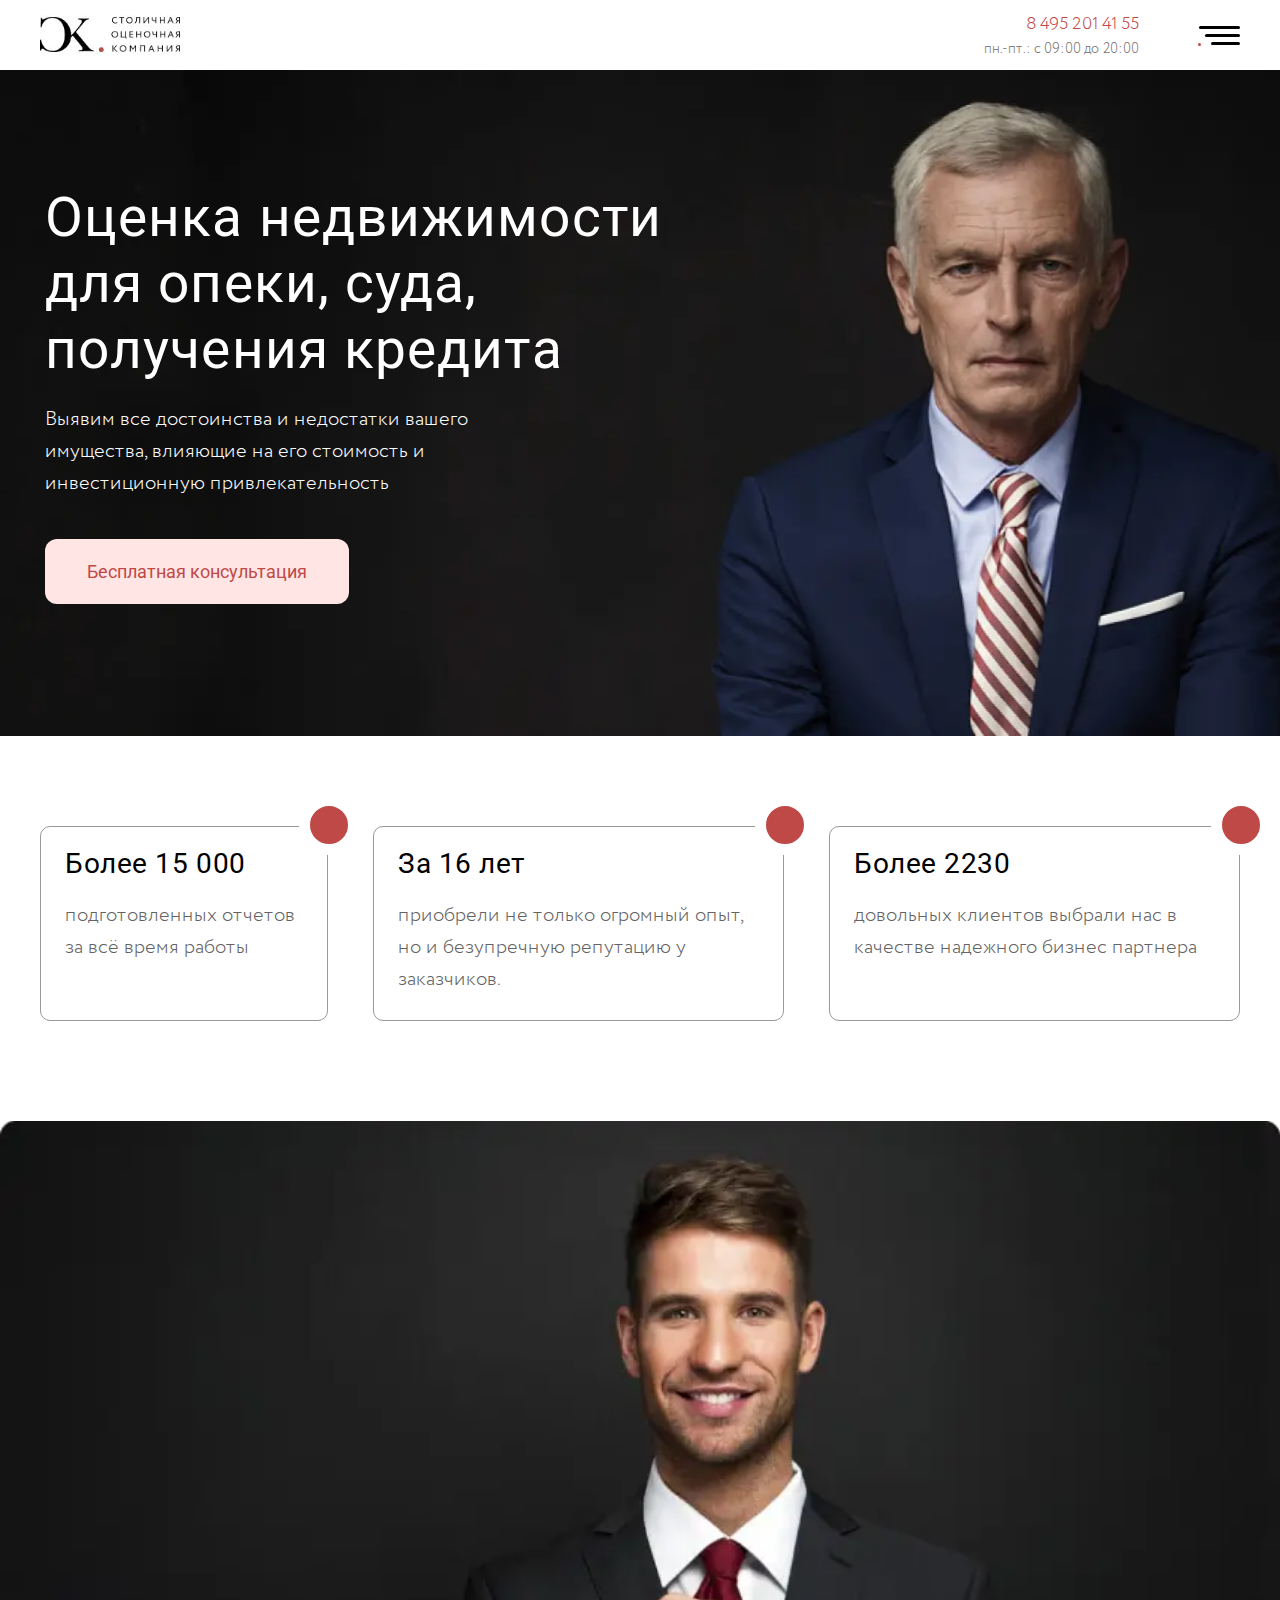
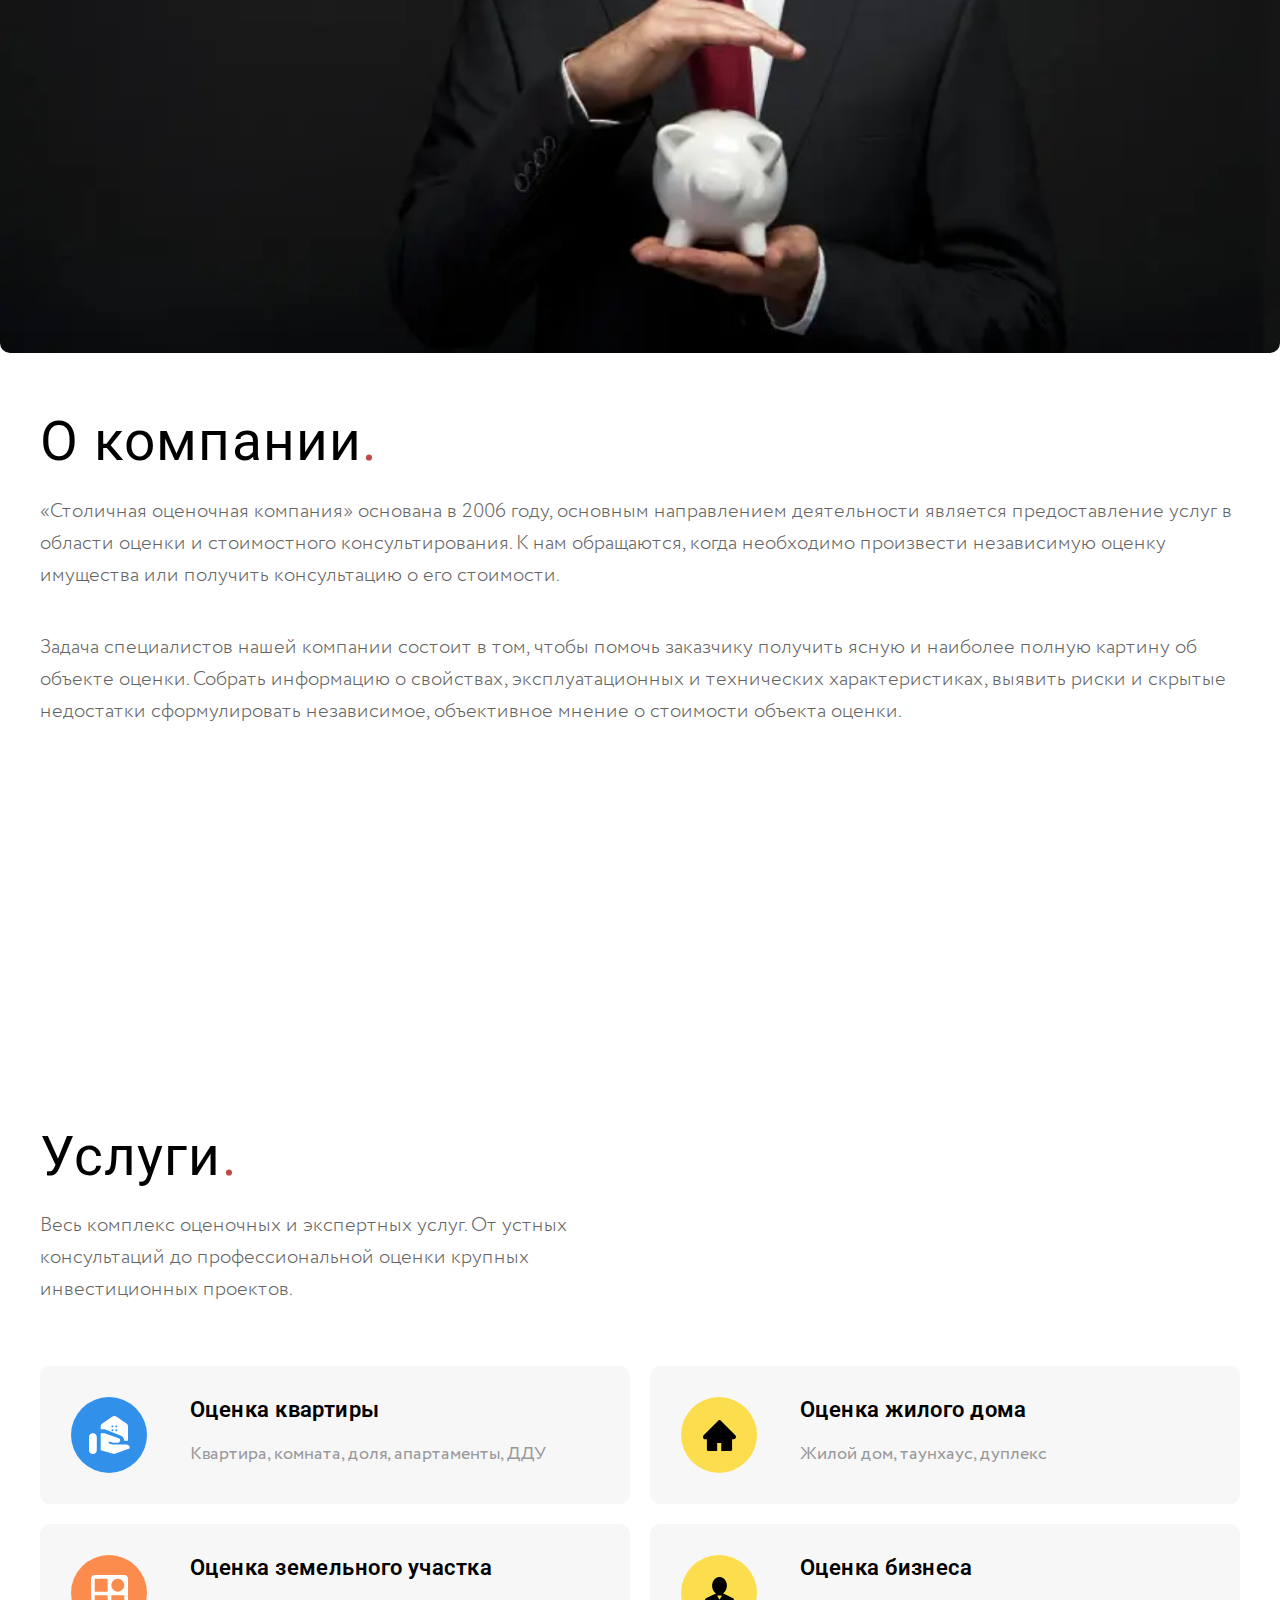
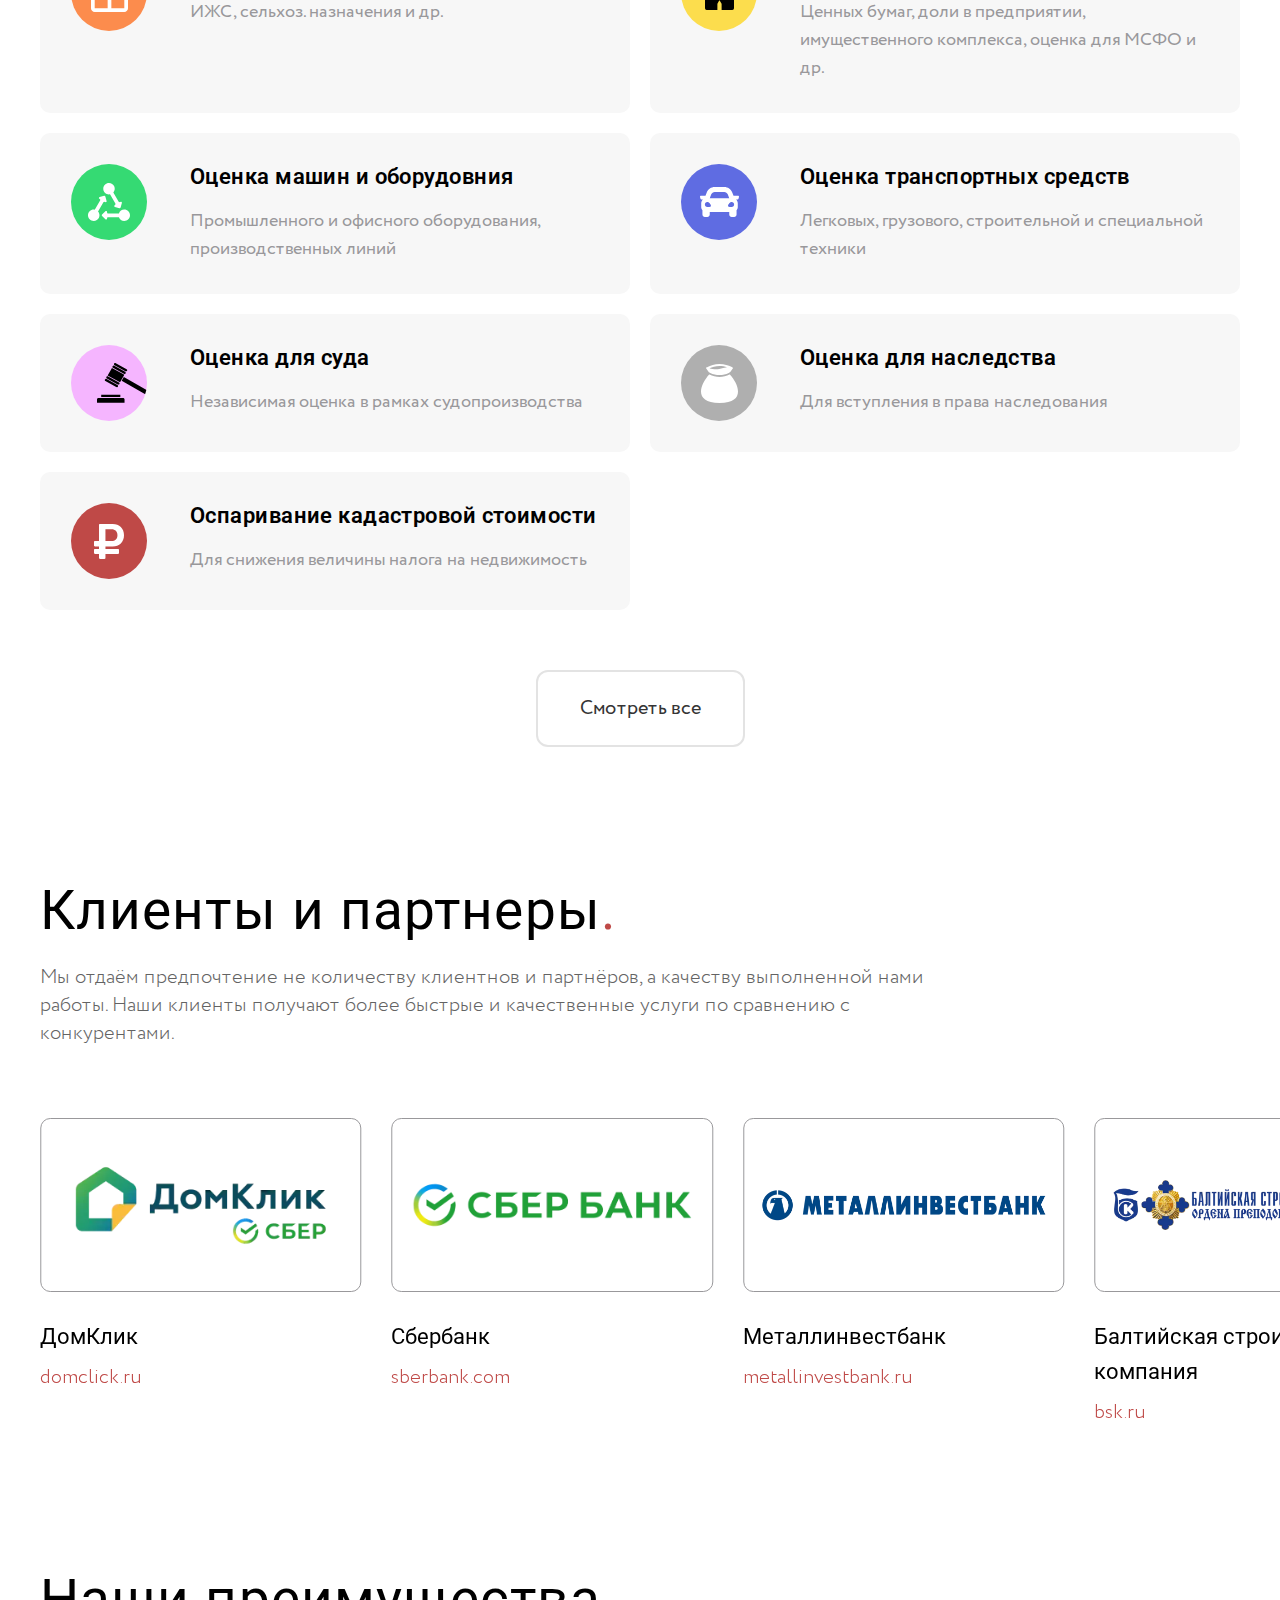
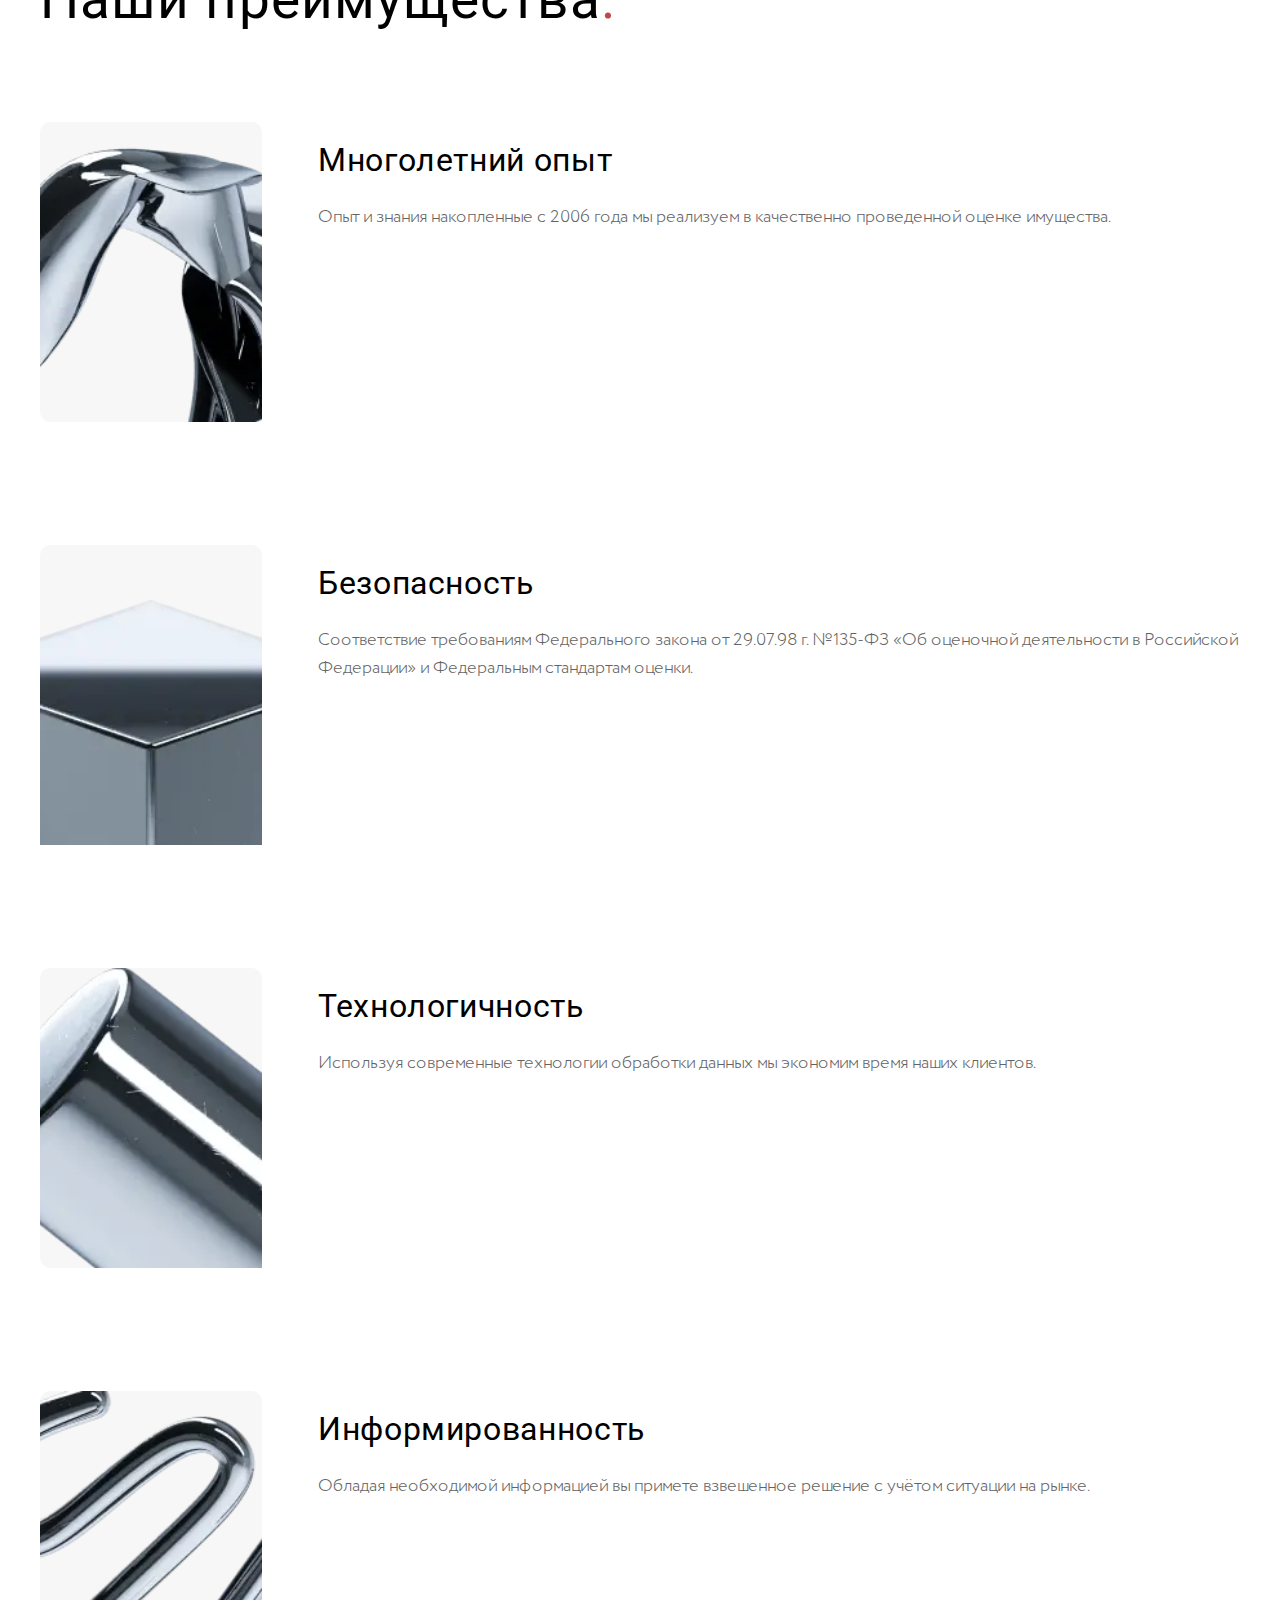
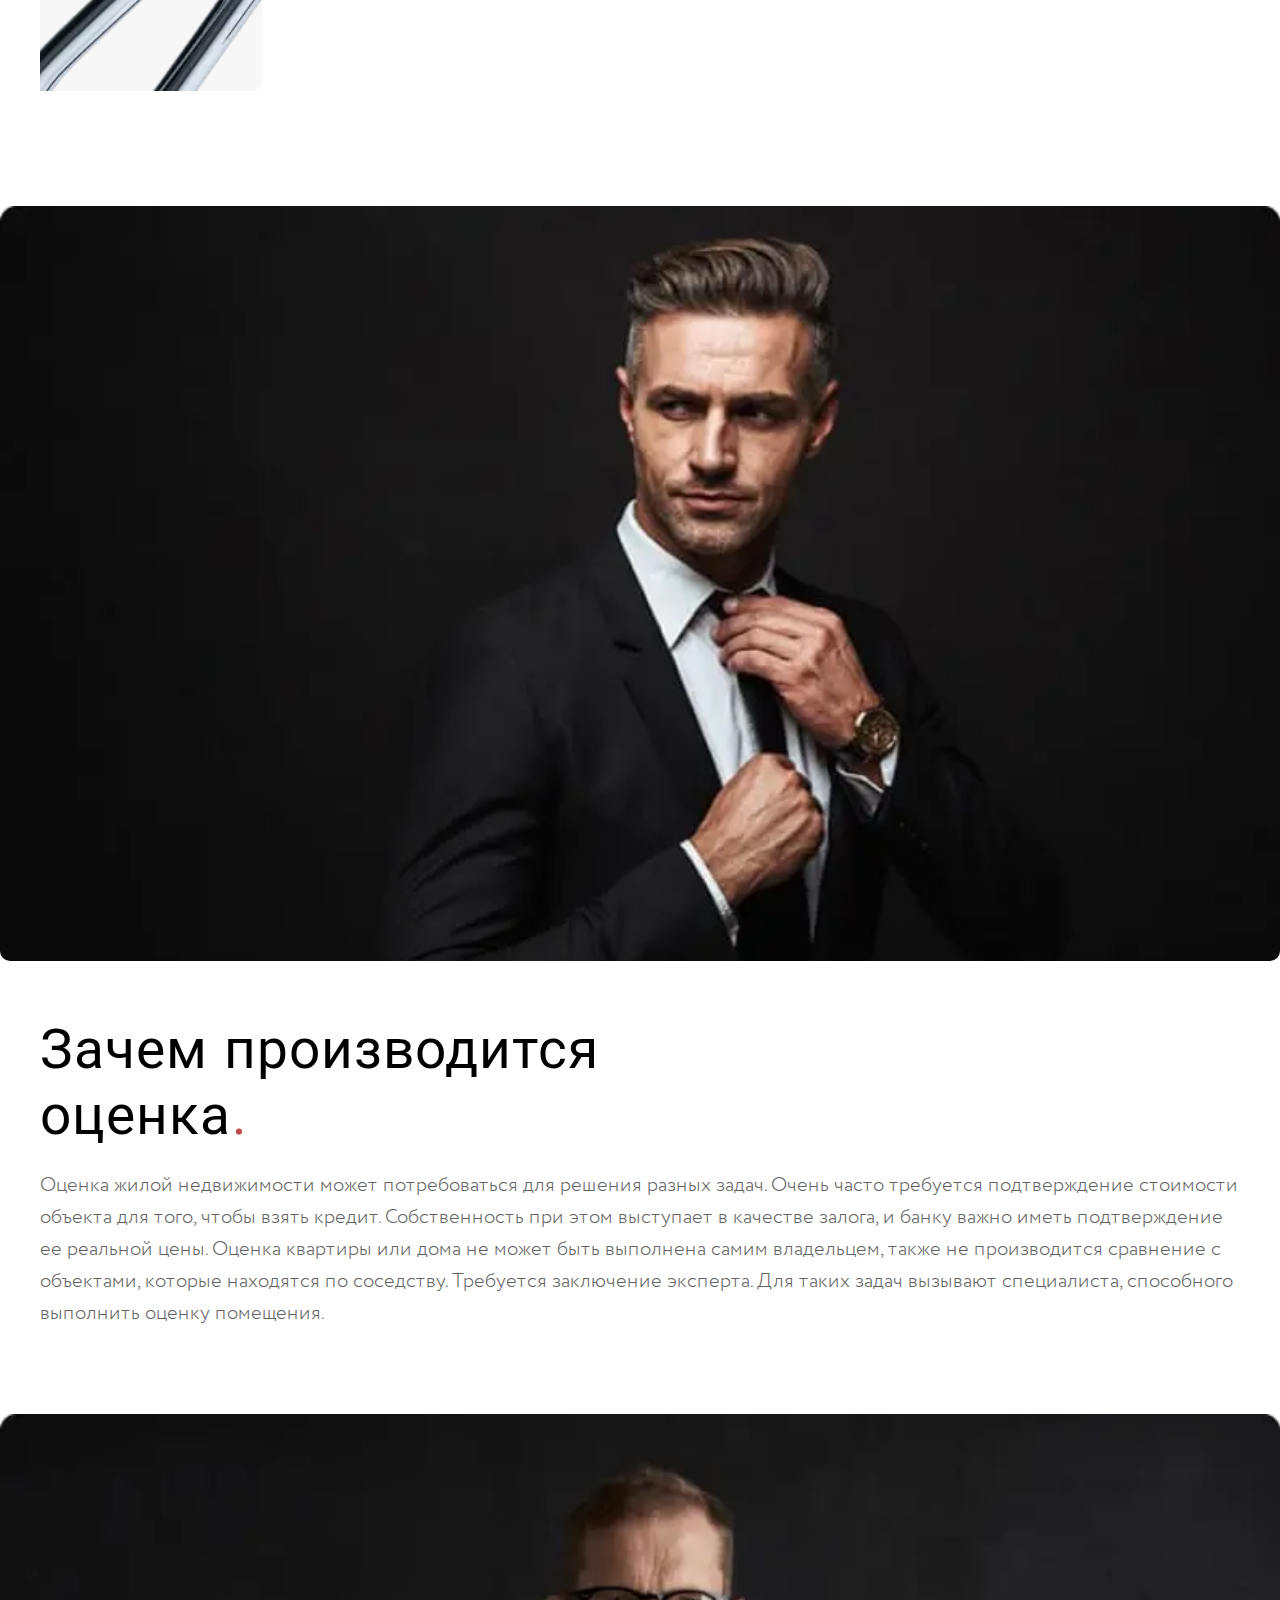
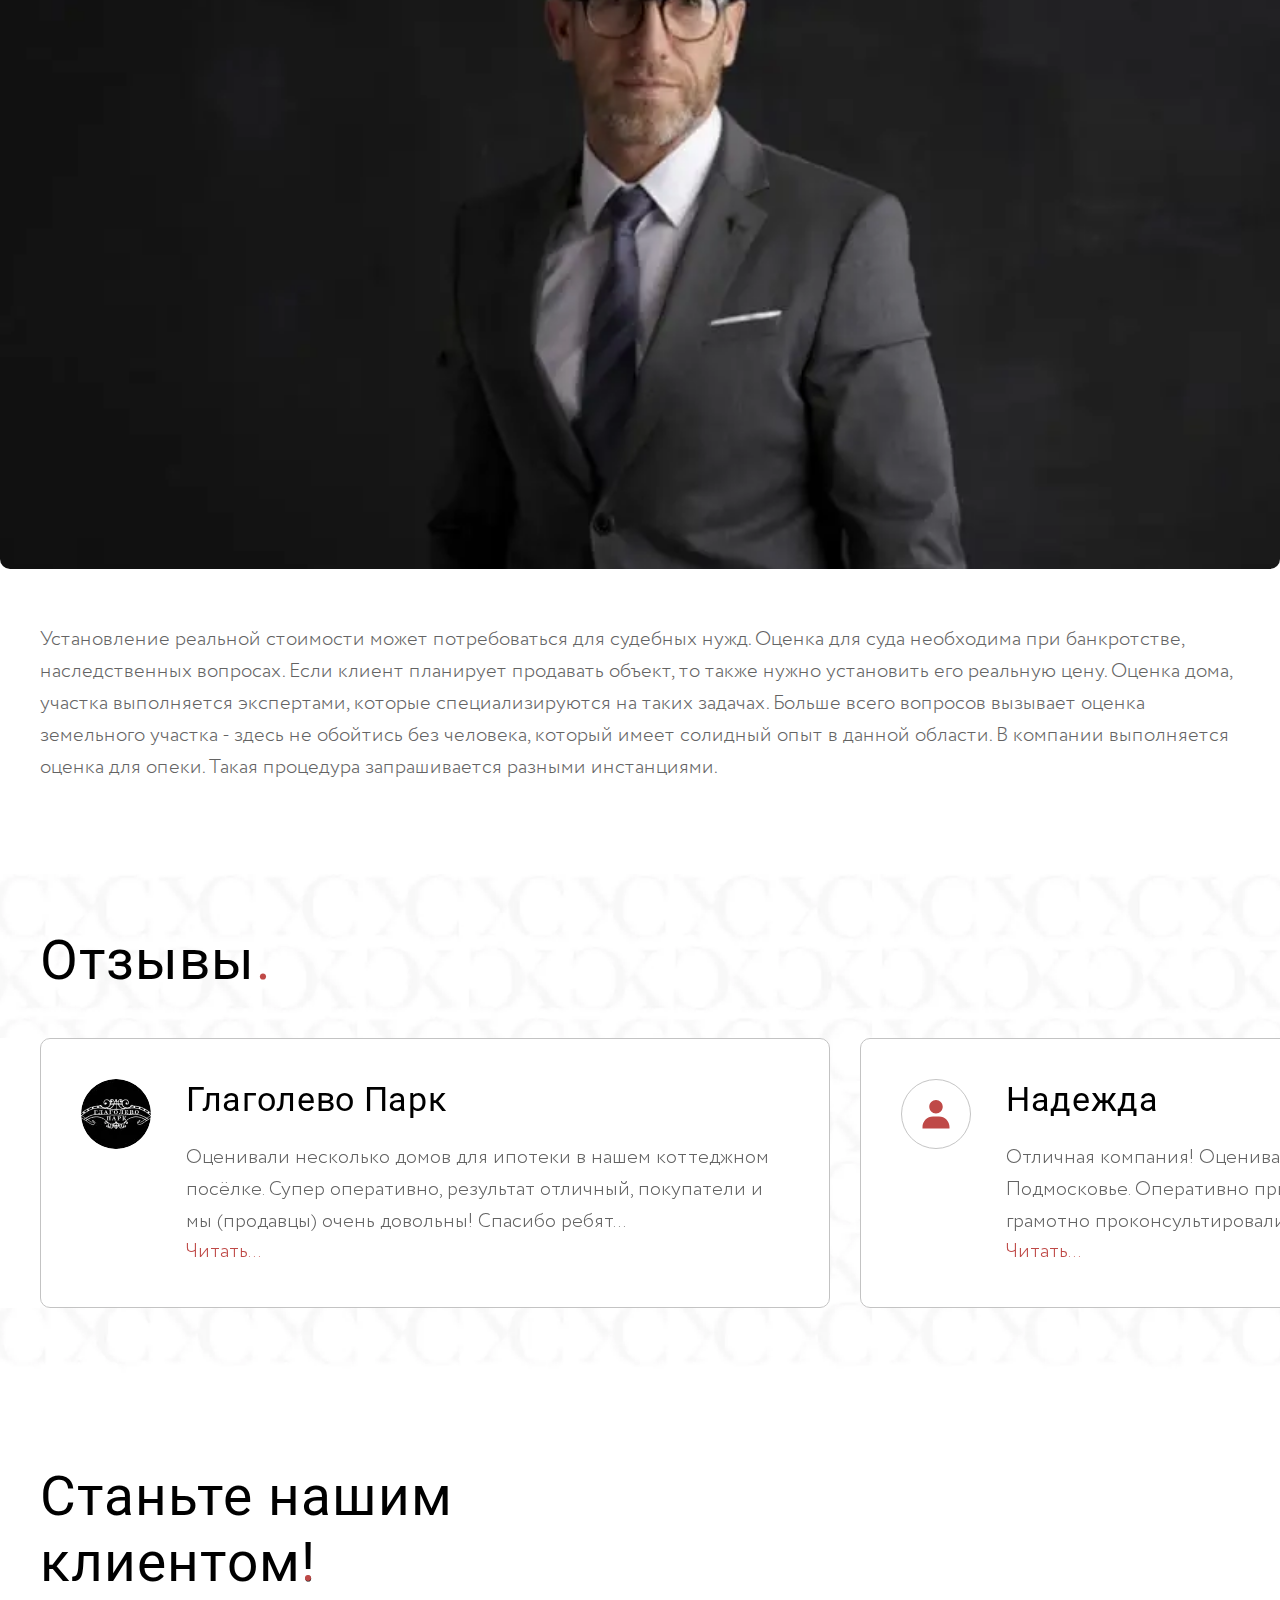
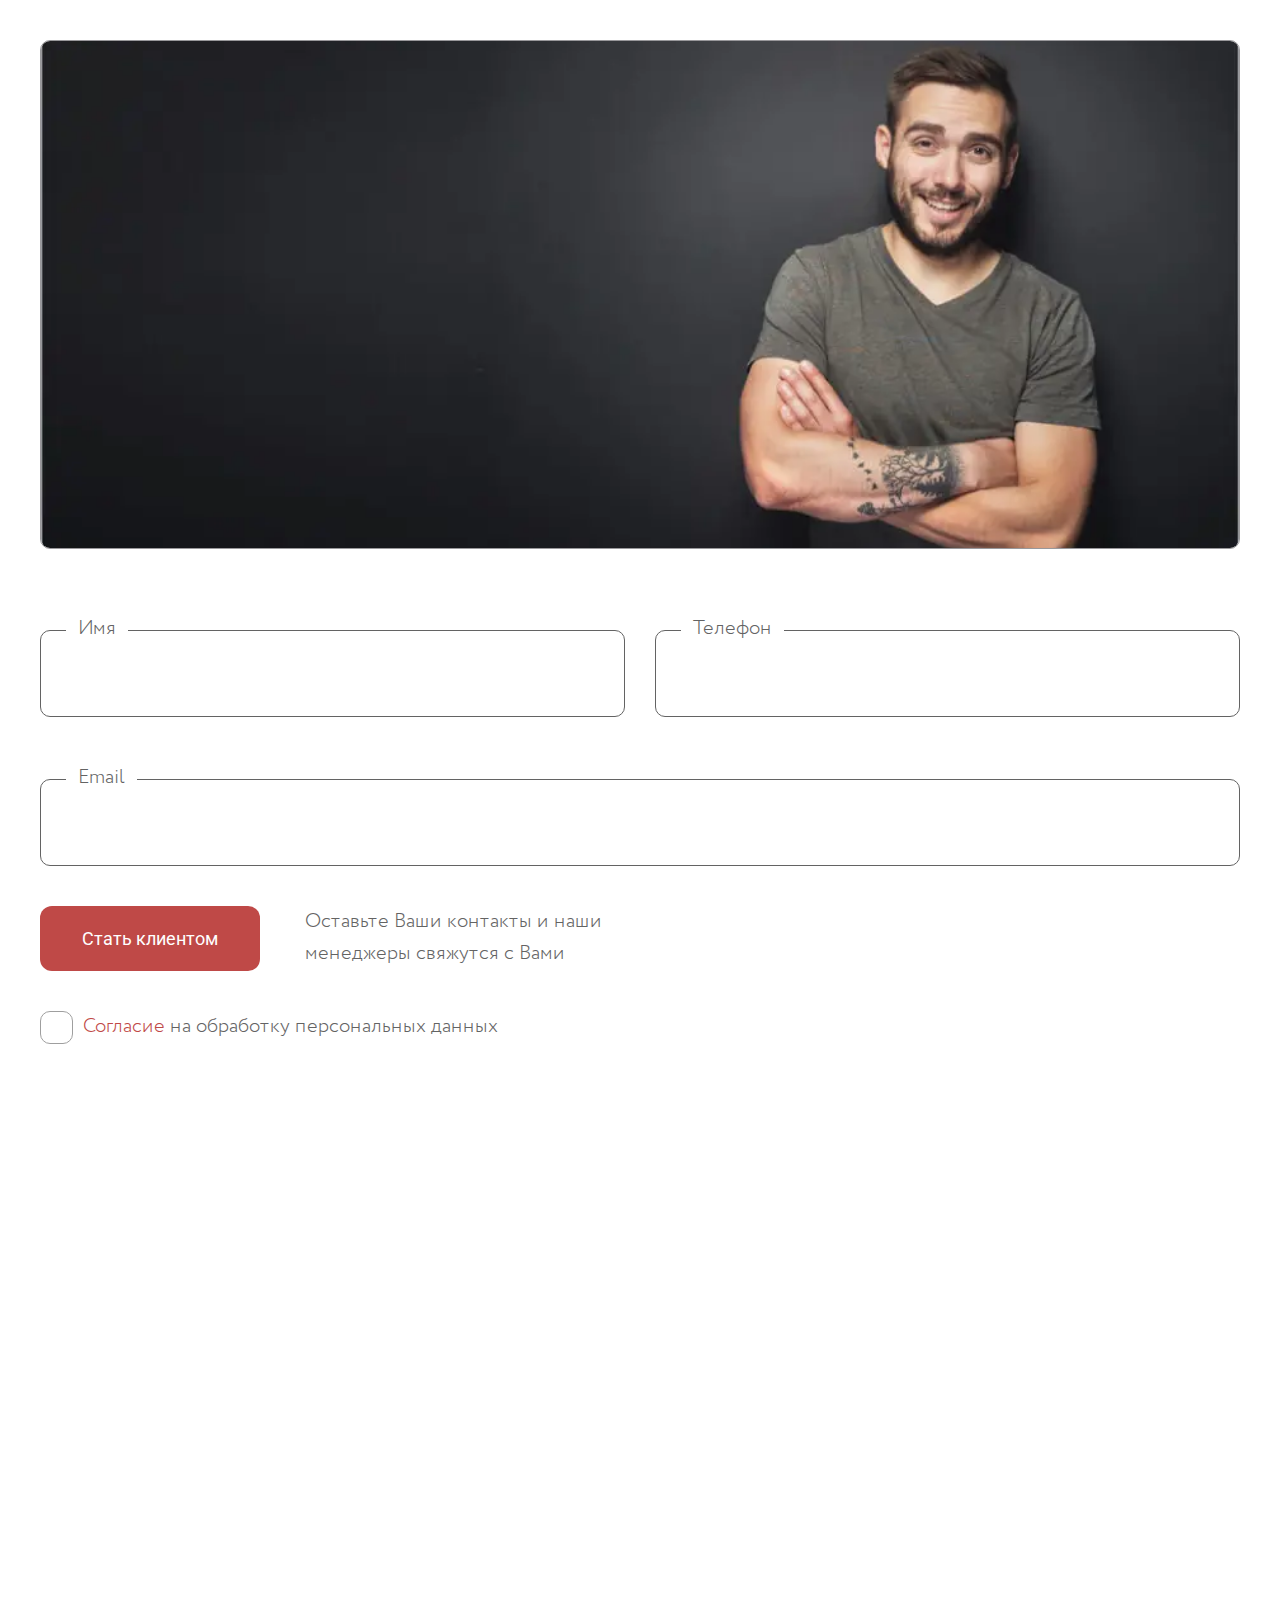
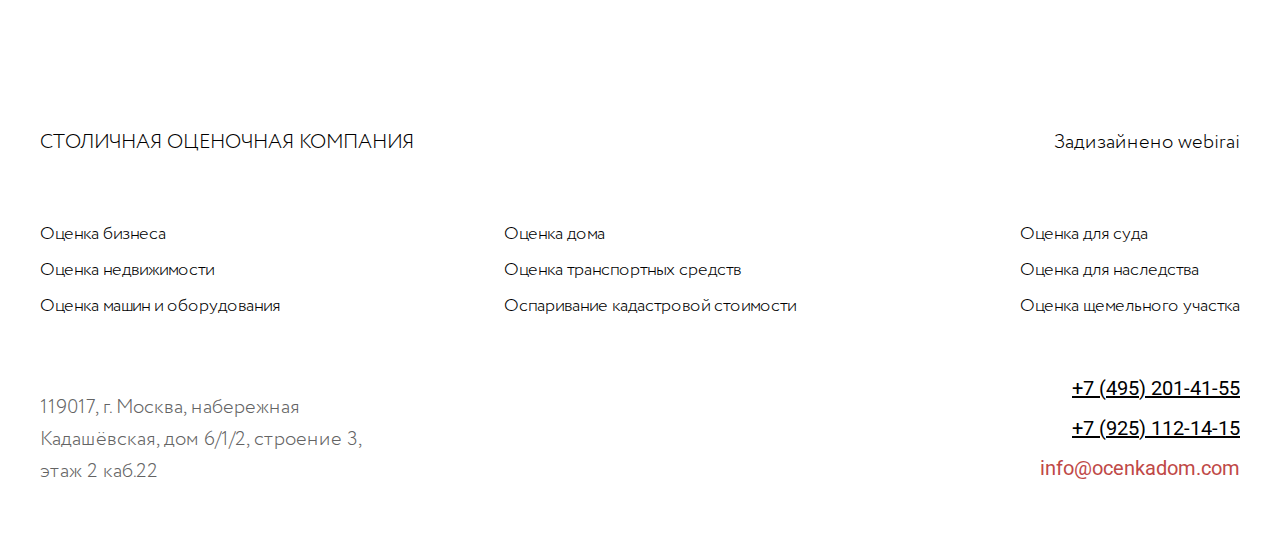
<file: index.html>
<!DOCTYPE html>
<html lang="ru">

<head>
	<title>Оценка недвижимости для опеки, суда, получения кредита</title>
	<meta charset="UTF-8">
	<meta name="format-detection" content="telephone=no">
	<!-- <style>body{opacity: 0;}</style> -->
	<link href="https://fonts.googleapis.com/css2?family=Roboto:wght@400;500&display=swap&_v=20230129165624" rel="stylesheet">
	<link rel="stylesheet" href="css/style.min.css?_v=20230129165624">
	<link rel="shortcut icon" href="favicon.ico">
	<!-- <meta name="robots" content="noindex, nofollow"> -->
	<meta name="viewport" content="width=device-width, initial-scale=1.0">
</head>

<body>
	<div class="wrapper">
		<header class="header">
			<div class="header__container">
				<div class="header__body">
					<a href="index.html" class="header__logo"><picture><source srcset="img/logo.webp" type="image/webp"><img src="img/logo.png" alt="логотип столичная оценочная компания"></picture></a>
					<div class="header__content">
						<nav class="header__menu menu">
							<ul data-da=".menu-burger__nav, 1280" class="menu__list">
								<li><a data-goto="#about" data-goto-header href="#" class="menu__link">О компании</a></li>
								<li><a data-goto="#services" data-goto-header href="#" class="menu__link">Услуги</a></li>
								<li><a data-goto="#clients" data-goto-header href="#" class="menu__link">Клиенты и партеры</a></li>
								<li><a href="payment.html" class="menu__link">Оплата</a></li>
								<li><a data-goto="#footer" data-goto-header href="#" class="menu__link">Контакты</a></li>
							</ul>
						</nav>
						<div class="header__info">
							<a href="tel:" class="header__phone">8 495 201 41 55</a>
							<div class="header__shedulle">пн.-пт.: с 09:00 до 20:00</div>
						</div>
						<div class="header__menu-burger menu-burger">
							<div class="menu-burger__icon icon-menu"><span></span></div>
							<div class="menu-burger__body">
								<div class="menu-burger__inner">
									<div class="menu-burger__action"></div>
									<div class="menu-burger__nav"></div>
									<div class="menu-burger__footer-nav"></div>
								</div>
							</div>
						</div>
					</div>
				</div>
			</div>
		</header>
		<main class="page">
			<section class="mainblock">
				<div class="mainblock__image-bg">
					<picture><source srcset="img/mainblock_bg.webp" type="image/webp"><img class="mainblock__image-bg--ds" src="img/mainblock_bg.jpg" alt="мужчина в синем костюме на чёрном фоне"></picture>
					<picture><source srcset="img/mainblock_bg-mb.webp" type="image/webp"><img class="mainblock__image-bg--mb" src="img/mainblock_bg-mb.jpg" alt="мужчина в синем костюме на чёрном фоне"></picture>
				</div>
				<div class="mainblock__container">
					<div class="mainblock__body">
						<h1 class="mainblock__title title">Оценка недвижимости для опеки, суда, получения кредита</h1>
						<div class="mainblock__subtitle">Выявим все достоинства и недостатки вашего имущества, влияющие на
							его стоимость
							и инвестиционную привлекательность</div>
						<a data-goto="#form" data-goto-header href="#" class="mainblock__button btn">Бесплатная консультация</a>
					</div>
				</div>
			</section>
			<section class="info">
				<div class="info__container">
					<div class="info__items">
						<div class="info__item">
							<h3 class="info__title subtitle">Более 15 000</h3>
							<p class="info__text">подготовленных отчетов
								за всё время работы</p>
						</div>
						<div class="info__item">
							<h3 class="info__title subtitle">За 16 лет</h3>
							<p class="info__text">приобрели не только огромный опыт, но и безупречную репутацию у
								заказчиков.</p>
						</div>
						<div class="info__item">
							<h3 class="info__title subtitle">Более 2230</h3>
							<p class="info__text">довольных клиентов выбрали нас
								в качестве надежного бизнес партнера</p>
						</div>
					</div>
				</div>
			</section>
			<section class="about" id="about">
				<div class="about__container">
					<div class="about__body">
						<div class="about__content">
							<h2 class="about__title title">О компании<span>.</span></h2>
							<div class="about__text">
								<p>«Столичная оценочная компания» основана в 2006 году, основным направлением
									деятельности является предоставление услуг в области оценки и стоимостного
									консультирования. К нам обращаются, когда необходимо произвести независимую
									оценку имущества или получить консультацию о его стоимости.
								</p>
								<p>
									Задача специалистов нашей компании состоит в том, чтобы помочь заказчику
									получить ясную и наиболее полную картину
									об объекте оценки. Собрать информацию о свойствах, эксплуатационных и
									технических характеристиках, выявить риски и скрытые недостатки
									сформулировать независимое, объективное мнение о стоимости объекта оценки.
								</p>
							</div>
						</div>
						<div class="about__image-ibg">
							<picture><source srcset="img/about.webp" type="image/webp"><img src="img/about.jpg" alt="мужчина в черном костюме с копилкой свинкой"></picture>
						</div>
					</div>
				</div>
			</section>
			<section class="services" id="services">
				<div class="services__container">
					<div class="services__body">
						<div class="services__top">
							<h3 class="services__title title">Услуги<span>.</span></h3>
							<div class="services__subtitle">Весь комплекс оценочных и экспертных услуг.
								От устных консультаций
								до профессиональной оценки
								крупных инвестиционных проектов.</div>
						</div>
						<div class="services__items">
							<a href="services-page.html" class="services__item item-services">
								<div class="item-services__image item-services__image--darkblue">
									<img src="img/services/01.svg" alt="">
								</div>
								<div class="item-services__content">
									<div class="item-services__title">Оценка квартиры</div>
									<p class="item-services__text">Квартира, комната, доля, апартаменты,
										ДДУ</p>
								</div>
							</a>
							<a href="services-page.html" class="services__item item-services">
								<div class="item-services__image item-services__image--yellow">
									<img src="img/services/02.svg" alt="">
								</div>
								<div class="item-services__content">
									<div class="item-services__title">Оценка жилого дома</div>
									<p class="item-services__text">Жилой дом, таунхаус,
										дуплекс</p>
								</div>
							</a>
							<a href="services-page.html" class="services__item item-services">
								<div class="item-services__image item-services__image--orange">
									<img src="img/services/03.svg" alt="">
								</div>
								<div class="item-services__content">
									<div class="item-services__title">Оценка земельного участка</div>
									<p class="item-services__text">ИЖС, сельхоз. назначения и др. </p>
								</div>
							</a>
							<a href="services-page.html" class="services__item item-services">
								<div class="item-services__image item-services__image--yellow">
									<img src="img/services/04.svg" alt="">
								</div>
								<div class="item-services__content">
									<div class="item-services__title">Оценка бизнеса</div>
									<p class="item-services__text">Ценных бумаг, доли в предприятии,
										имущественного комплекса,
										оценка для МСФО и др. </p>
								</div>
							</a>
							<a href="services-page.html" class="services__item item-services">
								<div class="item-services__image item-services__image--green">
									<img src="img/services/05.svg" alt="">
								</div>
								<div class="item-services__content">
									<div class="item-services__title">Оценка машин и оборудовния</div>
									<p class="item-services__text">Промышленного и офисного оборудования, производственных линий</p>
								</div>
							</a>
							<a href="services-page.html" class="services__item item-services">
								<div class="item-services__image item-services__image--blue">
									<img src="img/services/06.svg" alt="">
								</div>
								<div class="item-services__content">
									<div class="item-services__title">Оценка транспортных средств</div>
									<p class="item-services__text">Легковых, грузового, строительной
										и специальной техники</p>
								</div>
							</a>
							<a href="services-page.html" class="services__item item-services">
								<div class="item-services__image item-services__image--pink">
									<img src="img/services/07.svg" alt="">
								</div>
								<div class="item-services__content">
									<div class="item-services__title">Оценка для суда</div>
									<p class="item-services__text">Независимая оценка в рамках
										судопроизводства</p>
								</div>
							</a>
							<a href="services-page.html" class="services__item item-services">
								<div class="item-services__image item-services__image--gray">
									<img src="img/services/08.svg" alt="">
								</div>
								<div class="item-services__content">
									<div class="item-services__title">Оценка для наследства</div>
									<p class="item-services__text">Для вступления в права наследования </p>
								</div>
							</a>
							<a href="services-page.html" class="services__item item-services">
								<div class="item-services__image item-services__image--red">
									<img src="img/services/09.svg" alt="">
								</div>
								<div class="item-services__content">
									<div class="item-services__title">Оспаривание кадастровой
										стоимости</div>
									<p class="item-services__text">Для снижения величины налога
										на недвижимость</p>
								</div>
							</a>
						</div>
						<button type="button" class="services__button btn">Смотреть все</button>
					</div>
				</div>
			</section>
			<section class="clients" id="clients">
				<div class="clients__container">
					<div class="clients__top">
						<h3 class="clients__title title">Клиенты и партнеры<span>.</span></h3>
						<div class="clients__subtitle">Мы отдаём предпочтение не количеству клиентнов и партнёров, а качеству выполненной нами работы.
							Наши клиенты получают более быстрые и качественные услуги по сравнению с конкурентами.</div>
					</div>
					<div class="clients__slider swiper">
						<div class="clients__swiper-wrapper swiper-wrapper">
							<div class="clients__slide slide-clients swiper-slide">
								<div class="slide-clients__image-inner">
									<div class="slide-clients__image">
										<picture><source srcset="img/clients/01.webp" type="image/webp"><img src="img/clients/01.png" alt=""></picture>
									</div>
								</div>
								<div class="slide-clients__info">
									<div class="slide-clients__title">ДомКлик</div>
									<a href="domclick.ru" class="slide-clients__link">domclick.ru</a>
								</div>
							</div>
							<div class="clients__slide slide-clients swiper-slide">
								<div class="slide-clients__image-inner">
									<div class="slide-clients__image">
										<picture><source srcset="img/clients/02.webp" type="image/webp"><img src="img/clients/02.png" alt=""></picture>
									</div>
								</div>
								<div class="slide-clients__info">
									<div class="slide-clients__title">Сбербанк</div>
									<a href="sberbank.com" class="slide-clients__link">sberbank.com</a>
								</div>
							</div>
							<div class="clients__slide slide-clients swiper-slide">
								<div class="slide-clients__image-inner">
									<div class="slide-clients__image">
										<picture><source srcset="img/clients/03.webp" type="image/webp"><img src="img/clients/03.png" alt=""></picture>
									</div>
								</div>
								<div class="slide-clients__info">
									<div class="slide-clients__title">Металлинвестбанк</div>
									<a href="metallinvestbank.ru" class="slide-clients__link">metallinvestbank.ru</a>
								</div>
							</div>
							<div class="clients__slide slide-clients swiper-slide">
								<div class="slide-clients__image-inner">
									<div class="slide-clients__image">
										<picture><source srcset="img/clients/04.webp" type="image/webp"><img src="img/clients/04.png" alt=""></picture>
									</div>
								</div>
								<div class="slide-clients__info">
									<div class="slide-clients__title">Балтийская строительная компания</div>
									<a href="bsk.ru" class="slide-clients__link">bsk.ru</a>
								</div>
							</div>
							<div class="clients__slide slide-clients swiper-slide">
								<div class="slide-clients__image-inner">
									<div class="slide-clients__image">
										<picture><source srcset="img/clients/05.webp" type="image/webp"><img src="img/clients/05.png" alt=""></picture>
									</div>
								</div>
								<div class="slide-clients__info">
									<div class="slide-clients__title">Райффайзен банк</div>
									<a href="raiffeisen.ru" class="slide-clients__link">raiffeisen.ru</a>
								</div>
							</div>
							<div class="clients__slide slide-clients swiper-slide">
								<div class="slide-clients__image-inner">
									<div class="slide-clients__image">
										<picture><source srcset="img/clients/06.webp" type="image/webp"><img src="img/clients/06.png" alt=""></picture>
									</div>
								</div>
								<div class="slide-clients__info">
									<div class="slide-clients__title">Росбанк Дом</div>
									<a href="domclick.ru" class="slide-clients__link">domclick.ru</a>
								</div>
							</div>
							<div class="clients__slide slide-clients swiper-slide">
								<div class="slide-clients__image-inner">
									<div class="slide-clients__image">
										<picture><source srcset="img/clients/07.webp" type="image/webp"><img src="img/clients/07.png" alt=""></picture>
									</div>
								</div>
								<div class="slide-clients__info">
									<div class="slide-clients__title">Crocus Group</div>
									<a href="domclick.ru" class="slide-clients__link">domclick.ru</a>
								</div>
							</div>
							<div class="clients__slide slide-clients swiper-slide">
								<div class="slide-clients__image-inner">
									<div class="slide-clients__image">
										<picture><source srcset="img/clients/08.webp" type="image/webp"><img src="img/clients/08.png" alt=""></picture>
									</div>
								</div>
								<div class="slide-clients__info">
									<div class="slide-clients__title">Новикомбанк</div>
									<a href="sberbank.com" class="slide-clients__link">sberbank.com</a>
								</div>
							</div>
							<div class="clients__slide slide-clients swiper-slide">
								<div class="slide-clients__image-inner">
									<div class="slide-clients__image">
										<picture><source srcset="img/clients/09.webp" type="image/webp"><img src="img/clients/09.png" alt=""></picture>
									</div>
								</div>
								<div class="slide-clients__info">
									<div class="slide-clients__title">ТКБ</div>
									<a href="metallinvestbank.ru" class="slide-clients__link">metallinvestbank.ru</a>
								</div>
							</div>
							<div class="clients__slide slide-clients swiper-slide">
								<div class="slide-clients__image-inner">
									<div class="slide-clients__image">
										<picture><source srcset="img/clients/10.webp" type="image/webp"><img src="img/clients/10.png" alt=""></picture>
									</div>
								</div>
								<div class="slide-clients__info">
									<div class="slide-clients__title">Рольф</div>
									<a href="bsk.ru" class="slide-clients__link">bsk.ru</a>
								</div>
							</div>
							<div class="clients__slide slide-clients swiper-slide">
								<div class="slide-clients__image-inner">
									<div class="slide-clients__image">
										<picture><source srcset="img/clients/11.webp" type="image/webp"><img src="img/clients/11.png" alt=""></picture>
									</div>
								</div>
								<div class="slide-clients__info">
									<div class="slide-clients__title">Ак Барс банк</div>
									<a href="raiffeisen.ru" class="slide-clients__link">raiffeisen.ru</a>
								</div>
							</div>
							<div class="clients__slide slide-clients swiper-slide">
								<div class="slide-clients__image-inner">
									<div class="slide-clients__image">
										<picture><source srcset="img/clients/12.webp" type="image/webp"><img src="img/clients/12.png" alt=""></picture>
									</div>
								</div>
								<div class="slide-clients__info">
									<div class="slide-clients__title">Россельхоз банк</div>
									<a href="domclick.ru" class="slide-clients__link">domclick.ru</a>
								</div>
							</div>
							<div class="clients__slide slide-clients swiper-slide">
								<div class="slide-clients__image-inner">
									<div class="slide-clients__image">
										<picture><source srcset="img/clients/13.webp" type="image/webp"><img src="img/clients/13.png" alt=""></picture>
									</div>
								</div>
								<div class="slide-clients__info">
									<div class="slide-clients__title">Банк Санкт-Петербург</div>
									<a href="domclick.ru" class="slide-clients__link">domclick.ru</a>
								</div>
							</div>
							<div class="clients__slide slide-clients swiper-slide">
								<div class="slide-clients__image-inner">
									<div class="slide-clients__image">
										<picture><source srcset="img/clients/14.webp" type="image/webp"><img src="img/clients/14.png" alt=""></picture>
									</div>
								</div>
								<div class="slide-clients__info">
									<div class="slide-clients__title">Банк Россия</div>
									<a href="domclick.ru" class="slide-clients__link">domclick.ru</a>
								</div>
							</div>
							<div class="clients__slide slide-clients swiper-slide">
								<div class="slide-clients__image-inner">
									<div class="slide-clients__image">
										<picture><source srcset="img/clients/15.webp" type="image/webp"><img src="img/clients/15.png" alt=""></picture>
									</div>
								</div>
								<div class="slide-clients__info">
									<div class="slide-clients__title">Уралсиб банк</div>
									<a href="domclick.ru" class="slide-clients__link">domclick.ru</a>
								</div>
							</div>
							<div class="clients__slide slide-clients swiper-slide">
								<div class="slide-clients__image-inner">
									<div class="slide-clients__image">
										<picture><source srcset="img/clients/16.webp" type="image/webp"><img src="img/clients/16.png" alt=""></picture>
									</div>
								</div>
								<div class="slide-clients__info">
									<div class="slide-clients__title">ПСБ</div>
									<a href="domclick.ru" class="slide-clients__link">domclick.ru</a>
								</div>
							</div>
						</div>
					</div>
				</div>
			</section>
			<section class="benefits">
				<div class="benefits__container">
					<h4 class="benefits__title title">Наши преимущества<span>.</span></h4>
					<div class="benefits__items">
						<div class="benefits__item">
							<div class="benefits__image">
								<picture><source srcset="img/benefits/01.webp" type="image/webp"><img src="img/benefits/01.png" alt=""></picture>
							</div>
							<div class="benefits__content">
								<div class="benefits__subtitle subtitle">Многолетний опыт</div>
								<p class="benefits__text">Опыт и знания накопленные с 2006 года мы реализуем в качественно проведенной оценке имущества. </p>
							</div>
						</div>
						<div class="benefits__item">
							<div class="benefits__image">
								<picture><source srcset="img/benefits/02.webp" type="image/webp"><img src="img/benefits/02.png" alt=""></picture>
							</div>
							<div class="benefits__content">
								<div class="benefits__subtitle subtitle">Безопасность</div>
								<p class="benefits__text">Соответствие требованиям Федерального закона от 29.07.98 г. №135-ФЗ
									«Об оценочной деятельности в Российской Федерации» и Федеральным стандартам оценки. </p>
							</div>
						</div>
						<div class="benefits__item">
							<div class="benefits__image">
								<picture><source srcset="img/benefits/03.webp" type="image/webp"><img src="img/benefits/03.png" alt=""></picture>
							</div>
							<div class="benefits__content">
								<div class="benefits__subtitle subtitle">Технологичность</div>
								<p class="benefits__text">Используя современные технологии обработки данных мы экономим время наших клиентов. </p>
							</div>
						</div>
						<div class="benefits__item">
							<div class="benefits__image">
								<picture><source srcset="img/benefits/04.webp" type="image/webp"><img src="img/benefits/04.png" alt=""></picture>
							</div>
							<div class="benefits__content">
								<div class="benefits__subtitle subtitle">Информированность</div>
								<p class="benefits__text">Обладая необходимой информацией вы примете взвешенное решение с учётом ситуации на рынке. </p>
							</div>
						</div>
					</div>
				</div>
			</section>
			<section class="why">
				<div class="why__container">
					<div class="why__row why__row--top">
						<div class="why__content why__content--left">
							<h5 class="why__title title">
								Зачем производится оценка<span>.</span>
							</h5>
							<p class="why__text">
								Оценка жилой недвижимости может потребоваться для решения разных задач. Очень часто требуется подтверждение стоимости объекта для того, чтобы взять кредит. Собственность при этом выступает в качестве залога, и банку важно иметь подтверждение ее реальной цены. Оценка квартиры или дома не может быть выполнена самим владельцем, также не производится сравнение с объектами, которые находятся по соседству. Требуется заключение эксперта. Для таких задач вызывают специалиста, способного выполнить оценку помещения.

							</p>
						</div>
						<div class="why__image-ibg">
							<picture><source srcset="img/why/01.webp" type="image/webp"><img src="img/why/01.jpg" alt=""></picture>
						</div>
					</div>
					<div class="why__row">
						<div class="why__image-ibg">
							<picture><source srcset="img/why/02.webp" type="image/webp"><img src="img/why/02.jpg" alt=""></picture>
						</div>
						<div class="why__content why__content--right">
							<p class="why__text">
								Установление реальной стоимости может потребоваться для судебных нужд. Оценка для суда необходима при банкротстве, наследственных вопросах. Если клиент планирует продавать объект, то также нужно установить его реальную цену. Оценка дома, участка выполняется экспертами, которые специализируются на таких задачах. Больше всего вопросов вызывает оценка земельного участка - здесь не обойтись без человека, который имеет солидный опыт в данной области. В компании выполняется оценка для опеки. Такая процедура запрашивается разными инстанциями.
							</p>
						</div>
					</div>
				</div>
			</section>
			<section class="reviews">
				<div class="reviews__image-bg">
					<picture><source srcset="img/reviews/reviews_bg.webp" type="image/webp"><img src="img/reviews/reviews_bg.jpg" alt="фоновая картинка"></picture>
				</div>
				<div class="reviews__container">
					<div class="reviews__body">
						<h5 class="reviews__title title">Отзывы<span>.</span></h5>
						<div class="reviews__slider swiper">
							<div class="reviews__swiper-wrapper swiper-wrapper">
								<div class="reviews__slide slide-reviews swiper-slide">
									<div class="slide-reviews__image">
										<picture><source srcset="img/reviews/avatar.webp" type="image/webp"><img src="img/reviews/avatar.jpg" alt=""></picture>
									</div>
									<div class="slide-reviews__content">
										<div class="slide-reviews__name subtitle">Глаголево Парк</div>
										<p class="slide-reviews__text">Оценивали несколько домов для ипотеки в нашем коттеджном посёлке. Супер оперативно, результат отличный, покупатели и мы (продавцы) очень довольны! Спасибо ребят...</p>
										<a href="#" class="slide-reviews__button">Читать...</a>
									</div>
								</div>
								<div class="reviews__slide slide-reviews swiper-slide">
									<div class="slide-reviews__image slide-reviews__image--noavatar">
										<img src="img/reviews/no-avatar.svg" alt="">
									</div>
									<div class="slide-reviews__content">
										<div class="slide-reviews__name subtitle">Надежда</div>
										<p class="slide-reviews__text">Отличная компания! Оценивали квартиру по ипотеке в Подмосковье. Оперативно приехали, сфотографировали, грамотно проконсультировали по необходимым...</p>
										<a href="#" class="slide-reviews__button">Читать...</a>
									</div>
								</div>
								<div class="reviews__slide slide-reviews swiper-slide">
									<div class="slide-reviews__image">
										<picture><source srcset="img/example.webp" type="image/webp"><img src="img/example.jpg" alt=""></picture>
									</div>
									<div class="slide-reviews__content">
										<div class="slide-reviews__name subtitle">Елена</div>
										<p class="slide-reviews__text">Отличная компания! Оценивали квартиру по ипотеке в Подмосковье. Оперативно приехали, сфотографировали, грамотно проконсультировали по необходимым...</p>
										<a href="#" class="slide-reviews__button">Читать...</a>
									</div>
								</div>
								<div class="reviews__slide slide-reviews swiper-slide">
									<div class="slide-reviews__image">
										<picture><source srcset="img/reviews/avatar.webp" type="image/webp"><img src="img/reviews/avatar.jpg" alt=""></picture>
									</div>
									<div class="slide-reviews__content">
										<div class="slide-reviews__name subtitle">Глаголево Парк</div>
										<p class="slide-reviews__text">Отличная компания! Оценивали квартиру по ипотеке в Подмосковье. Оперативно приехали, сфотографировали, грамотно проконсультировали по необходимым...</p>
										<a href="#" class="slide-reviews__button">Читать...</a>
									</div>
								</div>
							</div>
						</div>
					</div>
				</div>
			</section>
			<section class="form" id="form">
				<div class="form__container">
					<h6 class="form__title form__title--ds title">Станьте нашим клиентом<span>!</span></h6>
					<div class="form__body">
						<div class="form__image-ibg">
							<picture><source srcset="img/form-men.webp" type="image/webp"><img src="img/form-men.jpg" alt=""></picture>
						</div>
						<form action="#" class="form__content">
							<h6 class="form__title form__title--mb title">Станьте нашим клиентом<span>!</span></h6>
							<div class="form__text form__text--mb">Оставьте Ваши контакты и наши менеджеры свяжутся с Вами</div>
							<div class="form__items">
								<div class="form__row">
									<div class="form__item">
										<label for="name" class="form__label">Имя</label>
										<input type="text" name="form[]" id="name" class="form__input">
									</div>
									<div class="form__item">
										<label for="phone" class="form__label">Телефон</label>
										<input type="tel" name="form[]" id="phone" class="form__input">
									</div>
								</div>
								<div class="form__item form__item--big">
									<label for="email" class="form__label">Email</label>
									<input type="text" name="form[]" id="email" class="form__input">
								</div>
							</div>
							<div class="form__bottom">
								<button type="submit" class="form__button btn">Стать клиентом</button>
								<div class="form__text form__text--ds">Оставьте Ваши контакты и наши менеджеры свяжутся с Вами</div>
							</div>
							<div class="form__checkbox checkbox">
								<input id="c_1" data-error="Ошибка" class="checkbox__input" type="checkbox" value="1" name="form[]">
								<label for="c_1" class="checkbox__label">
									<div class="checkbox__text">
										<span>Согласие</span> на обработку персональных данных
									</div>
								</label>
							</div>
						</form>
					</div>
				</div>
			</section>
			<div class="map">
				<iframe src="https://yandex.ru/map-widget/v1/?um=constructor%3A03f88cb2e223fade156f4c5d00796e1335ed5d475bf19b4d2d9b555def0757e7&amp;source=constructor" width="100%" height="639"></iframe>
			</div>
		</main>
		<footer class="footer" id="footer">
			<div class="footer__container">
				<div class="footer__top">
					<h6 class="footer__title">СТОЛИЧНАЯ ОЦЕНОЧНАЯ КОМПАНИЯ</h6>
					<a href="#" class="footer__link footer__link--ds">Задизайнено webirai</a>
				</div>
				<div class="footer__body">
					<nav data-da=".menu-burger__footer-nav, 768" class="footer__menu menu-footer">
						<ul class="menu-footer__list">
							<li><a href="services-page.html" class="menu-footer__link">Оценка бизнеса</a></li>
							<li><a href="services-page.html" class="menu-footer__link">Оценка недвижимости</a></li>
							<li><a href="services-page.html" class="menu-footer__link">Оценка машин и оборудования</a></li>
						</ul>
						<ul class="menu-footer__list">
							<li><a href="services-page.html" class="menu-footer__link">Оценка дома</a></li>
							<li><a href="services-page.html" class="menu-footer__link">Оценка транспортных средств</a></li>
							<li><a href="services-page.html" class="menu-footer__link">Оспаривание кадастровой стоимости</a></li>
						</ul>
						<ul class="menu-footer__list">
							<li><a href="services-page.html" class="menu-footer__link">Оценка для суда</a></li>
							<li><a href="services-page.html" class="menu-footer__link">Оценка для наследства</a></li>
							<li><a href="services-page.html" class="menu-footer__link">Оценка щемельного участка</a></li>
						</ul>
					</nav>
					<div class="footer__info">
						<div class="footer__location">119017, г. Москва,
							набережная Кадашёвская, дом 6/1/2, строение 3, этаж 2 каб.22
						</div>
						<a href="#" class="footer__link footer__link--mb">Задизайнено webirai</a>
						<div data-da=".menu-burger__action, 768" class="footer__action">
							<a href="tel:+74952014155" class="footer__phone">+7 (495) 201-41-55</a>
							<a href="tel:+79251121415" class="footer__phone">+7 (925) 112-14-15</a>
							<a href="mailto:info@ocenkadom.com" class="footer__email">info@ocenkadom.com</a>
						</div>
					</div>
				</div>
			</div>
		</footer>
	</div>
	<script src="js/app.min.js?_v=20230129165624"></script>
</body>

</html>
</file>
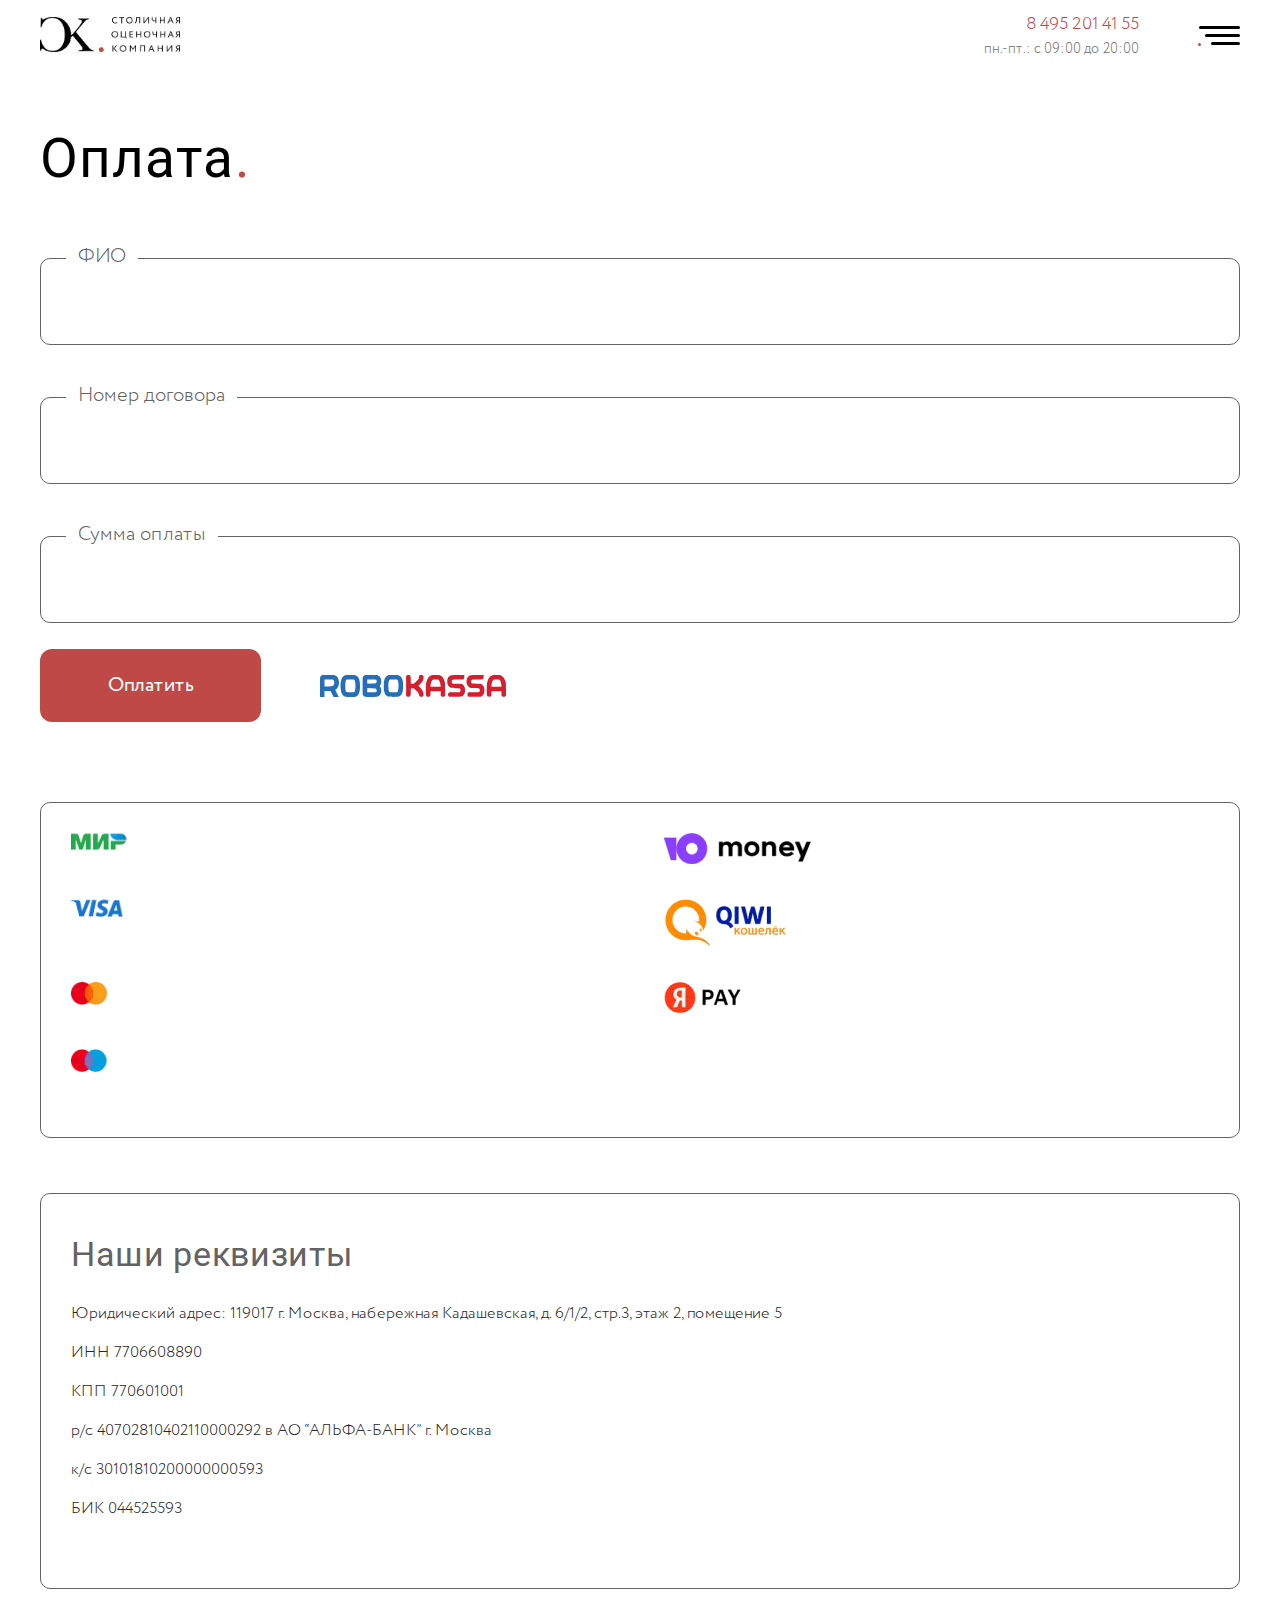
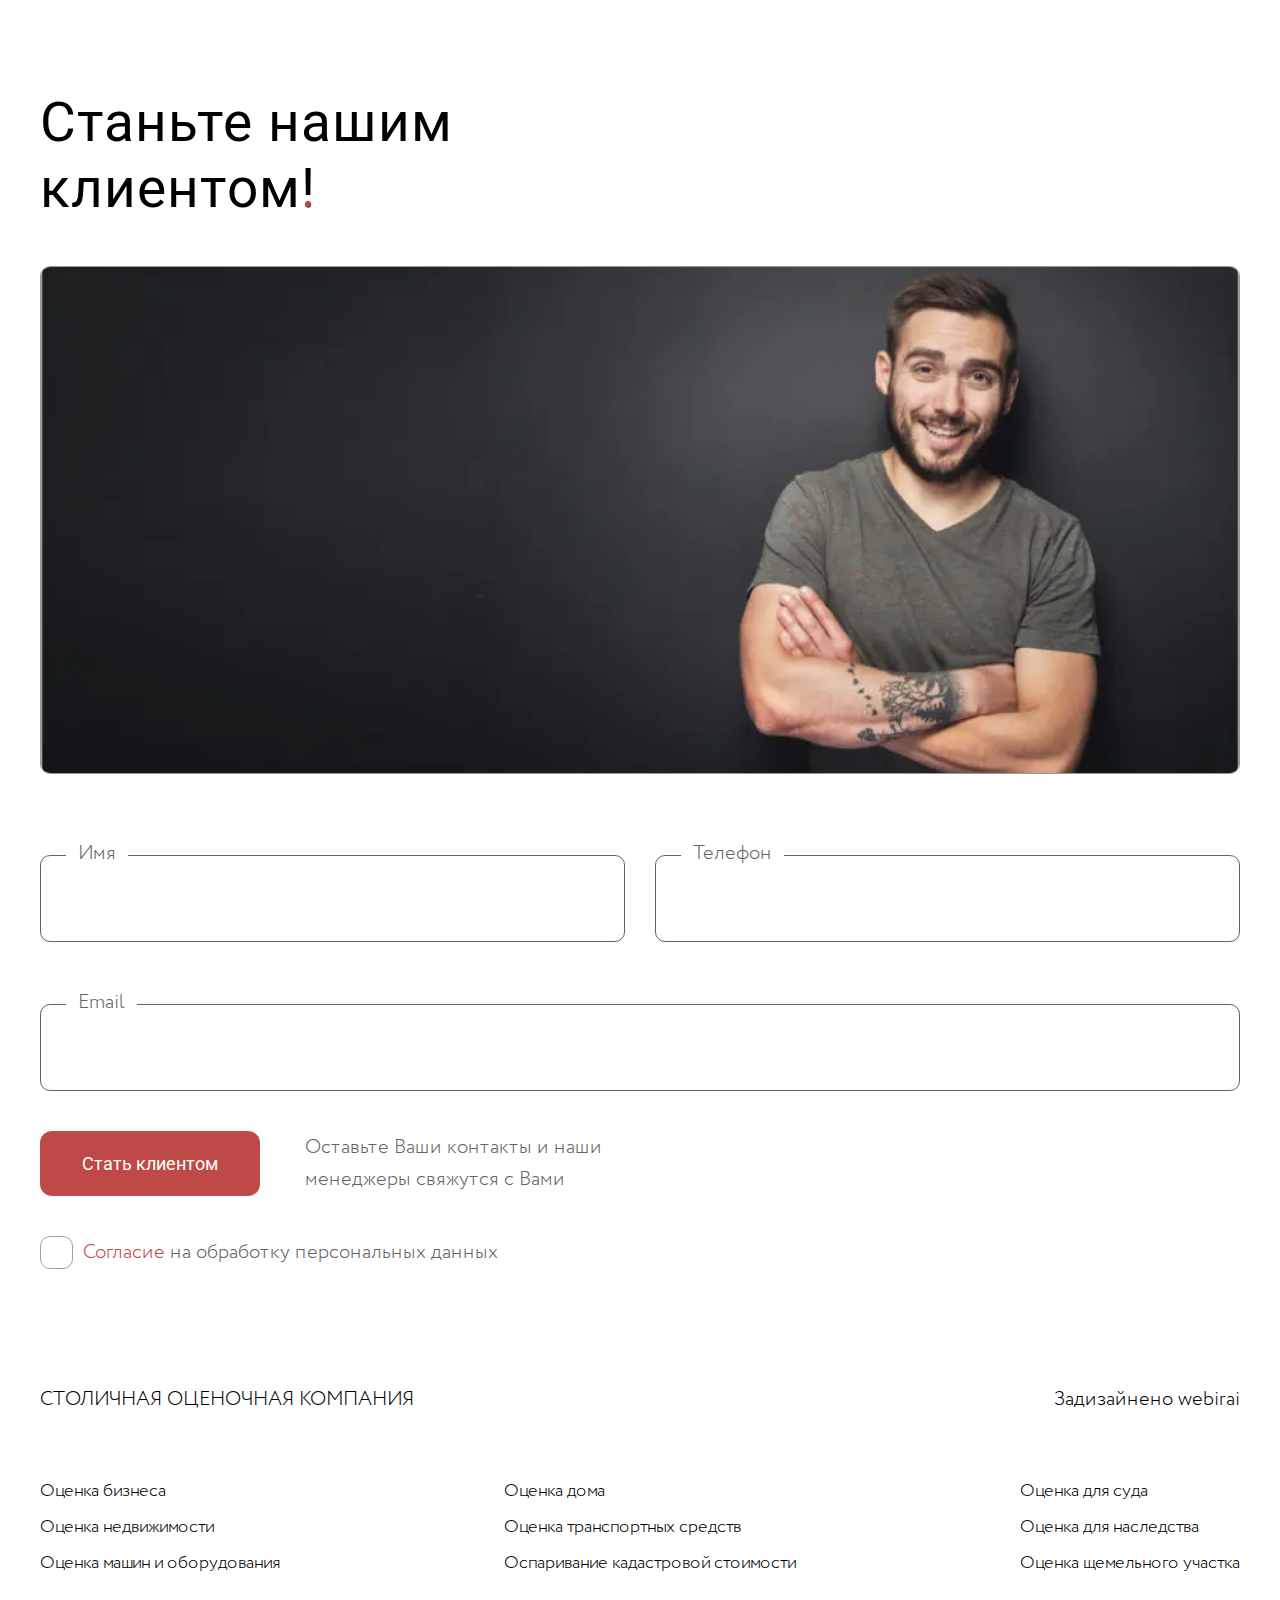
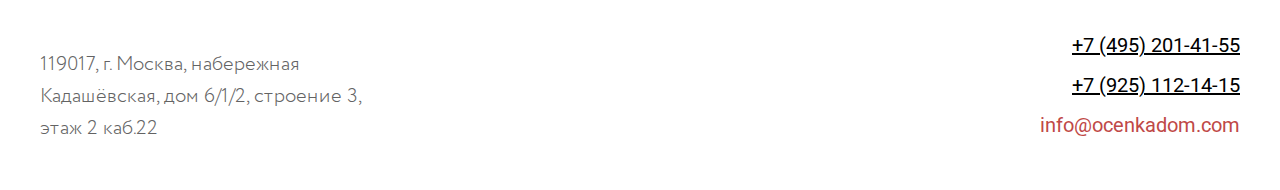
<file: payment.html>
<!DOCTYPE html>
<html lang="ru">

<head>
	<title>Оплата</title>
	<meta charset="UTF-8">
	<meta name="format-detection" content="telephone=no">
	<!-- <style>body{opacity: 0;}</style> -->
	<link href="https://fonts.googleapis.com/css2?family=Roboto:wght@400;500&display=swap&_v=20230129165624" rel="stylesheet">
	<link rel="stylesheet" href="css/style.min.css?_v=20230129165624">
	<link rel="shortcut icon" href="favicon.ico">
	<!-- <meta name="robots" content="noindex, nofollow"> -->
	<meta name="viewport" content="width=device-width, initial-scale=1.0">
</head>

<body>
	<div class="wrapper">
		<header class="header">
			<div class="header__container">
				<div class="header__body">
					<a href="index.html" class="header__logo"><picture><source srcset="img/logo.webp" type="image/webp"><img src="img/logo.png" alt="логотип столичная оценочная компания"></picture></a>
					<div class="header__content">
						<nav class="header__menu menu">
							<ul data-da=".menu-burger__nav, 1280" class="menu__list">
								<li><a data-goto="#about" data-goto-header href="#" class="menu__link">О компании</a></li>
								<li><a data-goto="#services" data-goto-header href="#" class="menu__link">Услуги</a></li>
								<li><a data-goto="#clients" data-goto-header href="#" class="menu__link">Клиенты и партеры</a></li>
								<li><a href="payment.html" class="menu__link">Оплата</a></li>
								<li><a data-goto="#footer" data-goto-header href="#" class="menu__link">Контакты</a></li>
							</ul>
						</nav>
						<div class="header__info">
							<a href="tel:" class="header__phone">8 495 201 41 55</a>
							<div class="header__shedulle">пн.-пт.: с 09:00 до 20:00</div>
						</div>
						<div class="header__menu-burger menu-burger">
							<div class="menu-burger__icon icon-menu"><span></span></div>
							<div class="menu-burger__body">
								<div class="menu-burger__inner">
									<div class="menu-burger__action"></div>
									<div class="menu-burger__nav"></div>
									<div class="menu-burger__footer-nav"></div>
								</div>
							</div>
						</div>
					</div>
				</div>
			</div>
		</header>
		<main class="page">
			<section class="payment">
				<div class="payment__container">
					<h4 class="payment__title title">Оплата<span>.</span></h4>
					<div class="payment__body">
						<form action="#" class="payment__form form-payment">
							<div class="form-payment__items">
								<div class="form-payment__item">
									<label for="fullName" class="form__label">ФИО</label>
									<input type="text" name="form[]" id="fullName" class="form__input">
								</div>
								<div class="form-payment__item">
									<label for="numberContract" class="form__label">Номер договора</label>
									<input type="text" name="form[]" id="numberContract" class="form__input">
								</div>
								<div class="form-payment__item">
									<label for="pay" class="form__label">Сумма оплаты</label>
									<input type="text" name="form[]" id="pay" class="form__input">
								</div>
							</div>
							<div class="form-payment__bottom">
								<button type="submit" class="form-payment__button btn">Оплатить</button>
								<div class="form-payment__robokassa">
									<img src="img/payment/robokassa.svg" alt="">
								</div>
							</div>
						</form>
						<div class="payment__card card-payment">
							<div class="card-payment__body">
								<div class="card-payment__image">
									<picture><source srcset="img/payment/01.webp" type="image/webp"><img src="img/payment/01.png" alt=""></picture>
								</div>
								<div class="card-payment__image">
									<picture><source srcset="img/payment/02.webp" type="image/webp"><img src="img/payment/02.png" alt=""></picture>
								</div>
								<div class="card-payment__image">
									<picture><source srcset="img/payment/03.webp" type="image/webp"><img src="img/payment/03.png" alt=""></picture>
								</div>
								<div class="card-payment__image">
									<picture><source srcset="img/payment/04.webp" type="image/webp"><img src="img/payment/04.png" alt=""></picture>
								</div>
								<div class="card-payment__image">
									<picture><source srcset="img/payment/05.webp" type="image/webp"><img src="img/payment/05.png" alt=""></picture>
								</div>
								<div class="card-payment__image">
									<picture><source srcset="img/payment/06.webp" type="image/webp"><img src="img/payment/06.png" alt=""></picture>
								</div>
								<div class="card-payment__image">
									<picture><source srcset="img/payment/07.webp" type="image/webp"><img src="img/payment/07.png" alt=""></picture>
								</div>
							</div>
						</div>
						<div class="payment__info info-payment">
							<div class="info-payment__subtitle subtitle">Наши реквизиты</div>
							<ul class="info-payment__list">
								<li class="info-payment__item">Юридический адрес: 119017 г. Москва, набережная Кадашевская, д. 6/1/2, стр.3, этаж 2, помещение 5</li>
								<li class="info-payment__item">ИНН 7706608890</li>
								<li class="info-payment__item">КПП 770601001</li>
								<li class="info-payment__item">р/с 40702810402110000292 в АО “АЛЬФА-БАНК” г. Москва</li>
								<li class="info-payment__item">к/с 30101810200000000593</li>
								<li class="info-payment__item">БИК 044525593</li>
							</ul>
						</div>
					</div>
				</div>
			</section>
			<section class="form form--payment">
				<div class="form__container">
					<h6 class="form__title form__title--ds title">Станьте нашим клиентом<span>!</span></h6>
					<div class="form__body">
						<div class="form__image-ibg">
							<picture><source srcset="img/form-men.webp" type="image/webp"><img src="img/form-men.jpg" alt=""></picture>
						</div>
						<form action="#" class="form__content">
							<h6 class="form__title form__title--mb title">Станьте нашим клиентом<span>!</span></h6>
							<div class="form__text form__text--mb">Оставьте Ваши контакты и наши менеджеры свяжутся с Вами</div>
							<div class="form__items">
								<div class="form__row">
									<div class="form__item">
										<label for="name" class="form__label">Имя</label>
										<input type="text" name="form[]" id="name" class="form__input">
									</div>
									<div class="form__item">
										<label for="phone" class="form__label">Телефон</label>
										<input type="tel" name="form[]" id="phone" class="form__input">
									</div>
								</div>
								<div class="form__item form__item--big">
									<label for="email" class="form__label">Email</label>
									<input type="text" name="form[]" id="email" class="form__input">
								</div>
							</div>
							<div class="form__bottom">
								<button type="submit" class="form__button btn">Стать клиентом</button>
								<div class="form__text form__text--ds">Оставьте Ваши контакты и наши менеджеры свяжутся с Вами</div>
							</div>
							<div class="form__checkbox checkbox">
								<input id="c_1" data-error="Ошибка" class="checkbox__input" type="checkbox" value="1" name="form[]">
								<label for="c_1" class="checkbox__label">
									<div class="checkbox__text">
										<span>Согласие</span> на обработку персональных данных
									</div>
								</label>
							</div>
						</form>
					</div>
				</div>
			</section>
		</main>
		<footer class="footer" id="footer">
			<div class="footer__container">
				<div class="footer__top">
					<h6 class="footer__title">СТОЛИЧНАЯ ОЦЕНОЧНАЯ КОМПАНИЯ</h6>
					<a href="#" class="footer__link footer__link--ds">Задизайнено webirai</a>
				</div>
				<div class="footer__body">
					<nav data-da=".menu-burger__footer-nav, 768" class="footer__menu menu-footer">
						<ul class="menu-footer__list">
							<li><a href="services-page.html" class="menu-footer__link">Оценка бизнеса</a></li>
							<li><a href="services-page.html" class="menu-footer__link">Оценка недвижимости</a></li>
							<li><a href="services-page.html" class="menu-footer__link">Оценка машин и оборудования</a></li>
						</ul>
						<ul class="menu-footer__list">
							<li><a href="services-page.html" class="menu-footer__link">Оценка дома</a></li>
							<li><a href="services-page.html" class="menu-footer__link">Оценка транспортных средств</a></li>
							<li><a href="services-page.html" class="menu-footer__link">Оспаривание кадастровой стоимости</a></li>
						</ul>
						<ul class="menu-footer__list">
							<li><a href="services-page.html" class="menu-footer__link">Оценка для суда</a></li>
							<li><a href="services-page.html" class="menu-footer__link">Оценка для наследства</a></li>
							<li><a href="services-page.html" class="menu-footer__link">Оценка щемельного участка</a></li>
						</ul>
					</nav>
					<div class="footer__info">
						<div class="footer__location">119017, г. Москва,
							набережная Кадашёвская, дом 6/1/2, строение 3, этаж 2 каб.22
						</div>
						<a href="#" class="footer__link footer__link--mb">Задизайнено webirai</a>
						<div data-da=".menu-burger__action, 768" class="footer__action">
							<a href="tel:+74952014155" class="footer__phone">+7 (495) 201-41-55</a>
							<a href="tel:+79251121415" class="footer__phone">+7 (925) 112-14-15</a>
							<a href="mailto:info@ocenkadom.com" class="footer__email">info@ocenkadom.com</a>
						</div>
					</div>
				</div>
			</div>
		</footer>
	</div>
	<script src="js/app.min.js?_v=20230129165624"></script>
</body>

</html>
</file>
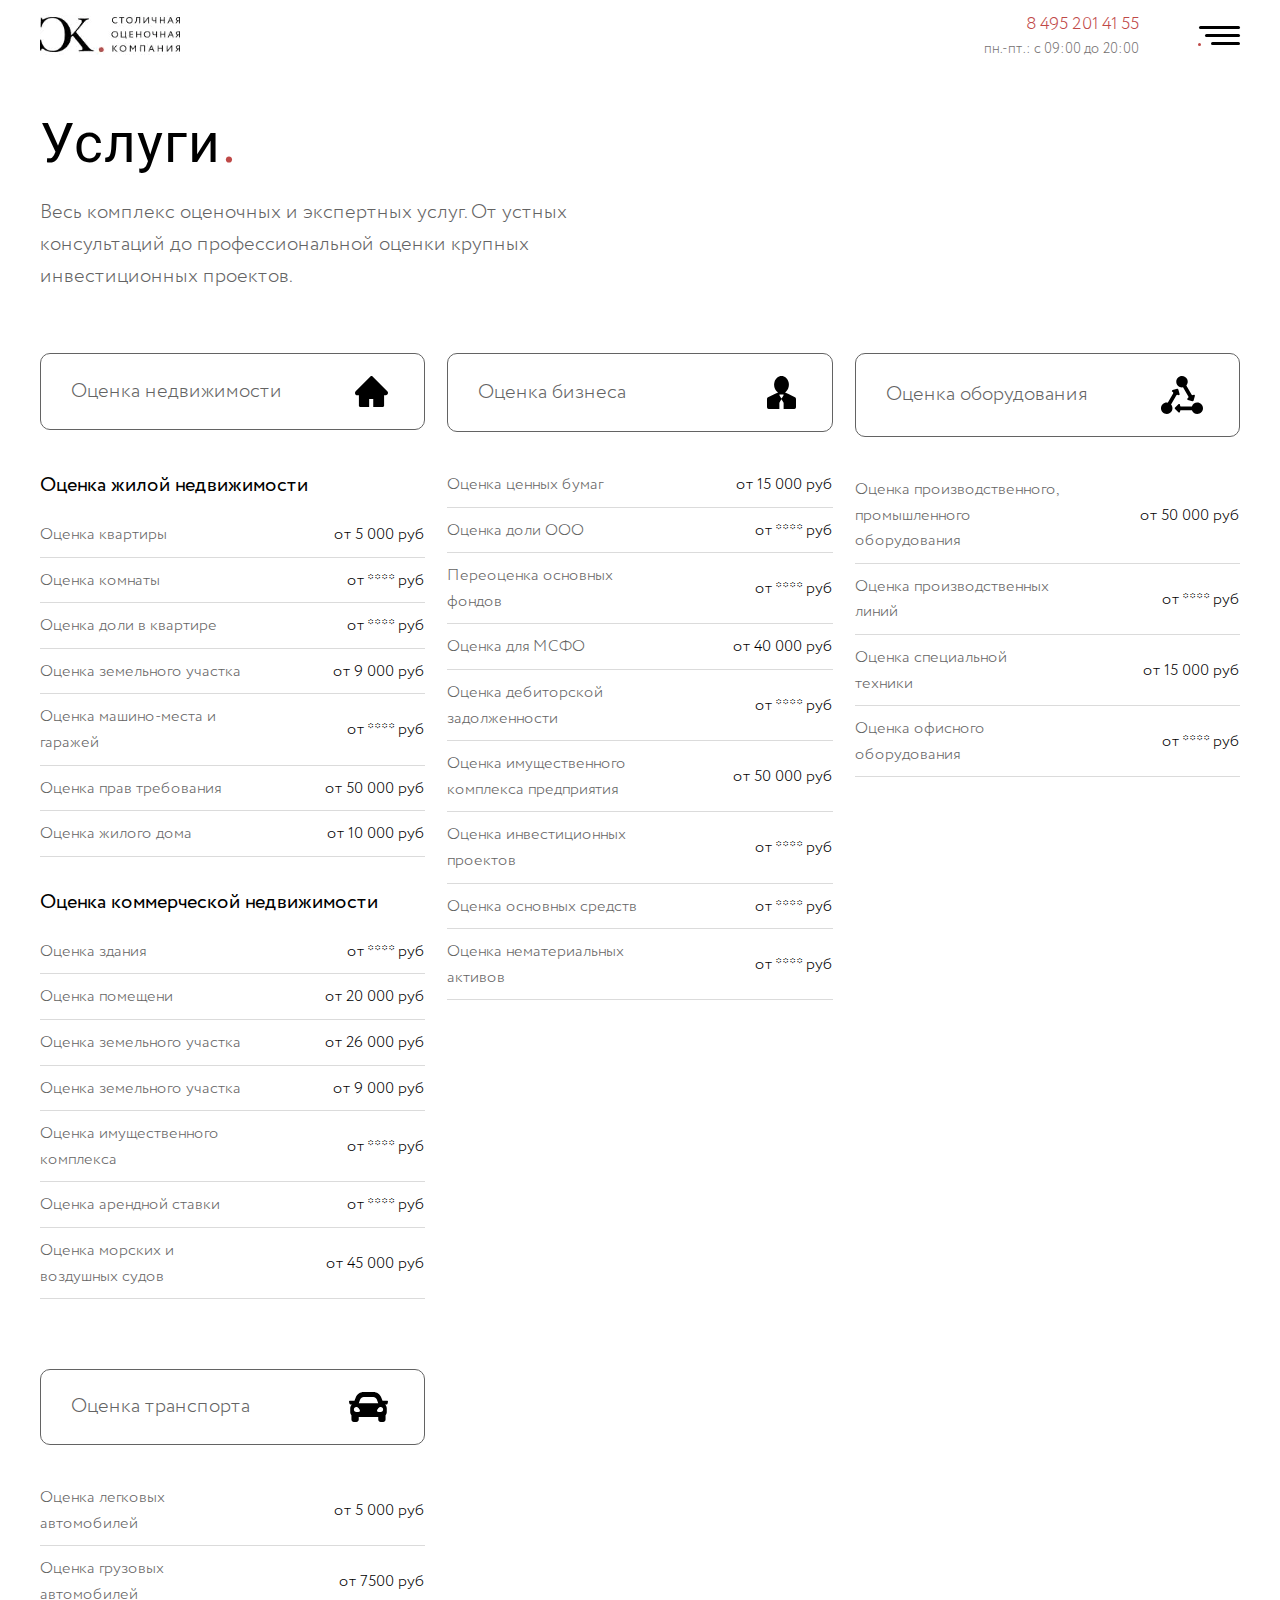
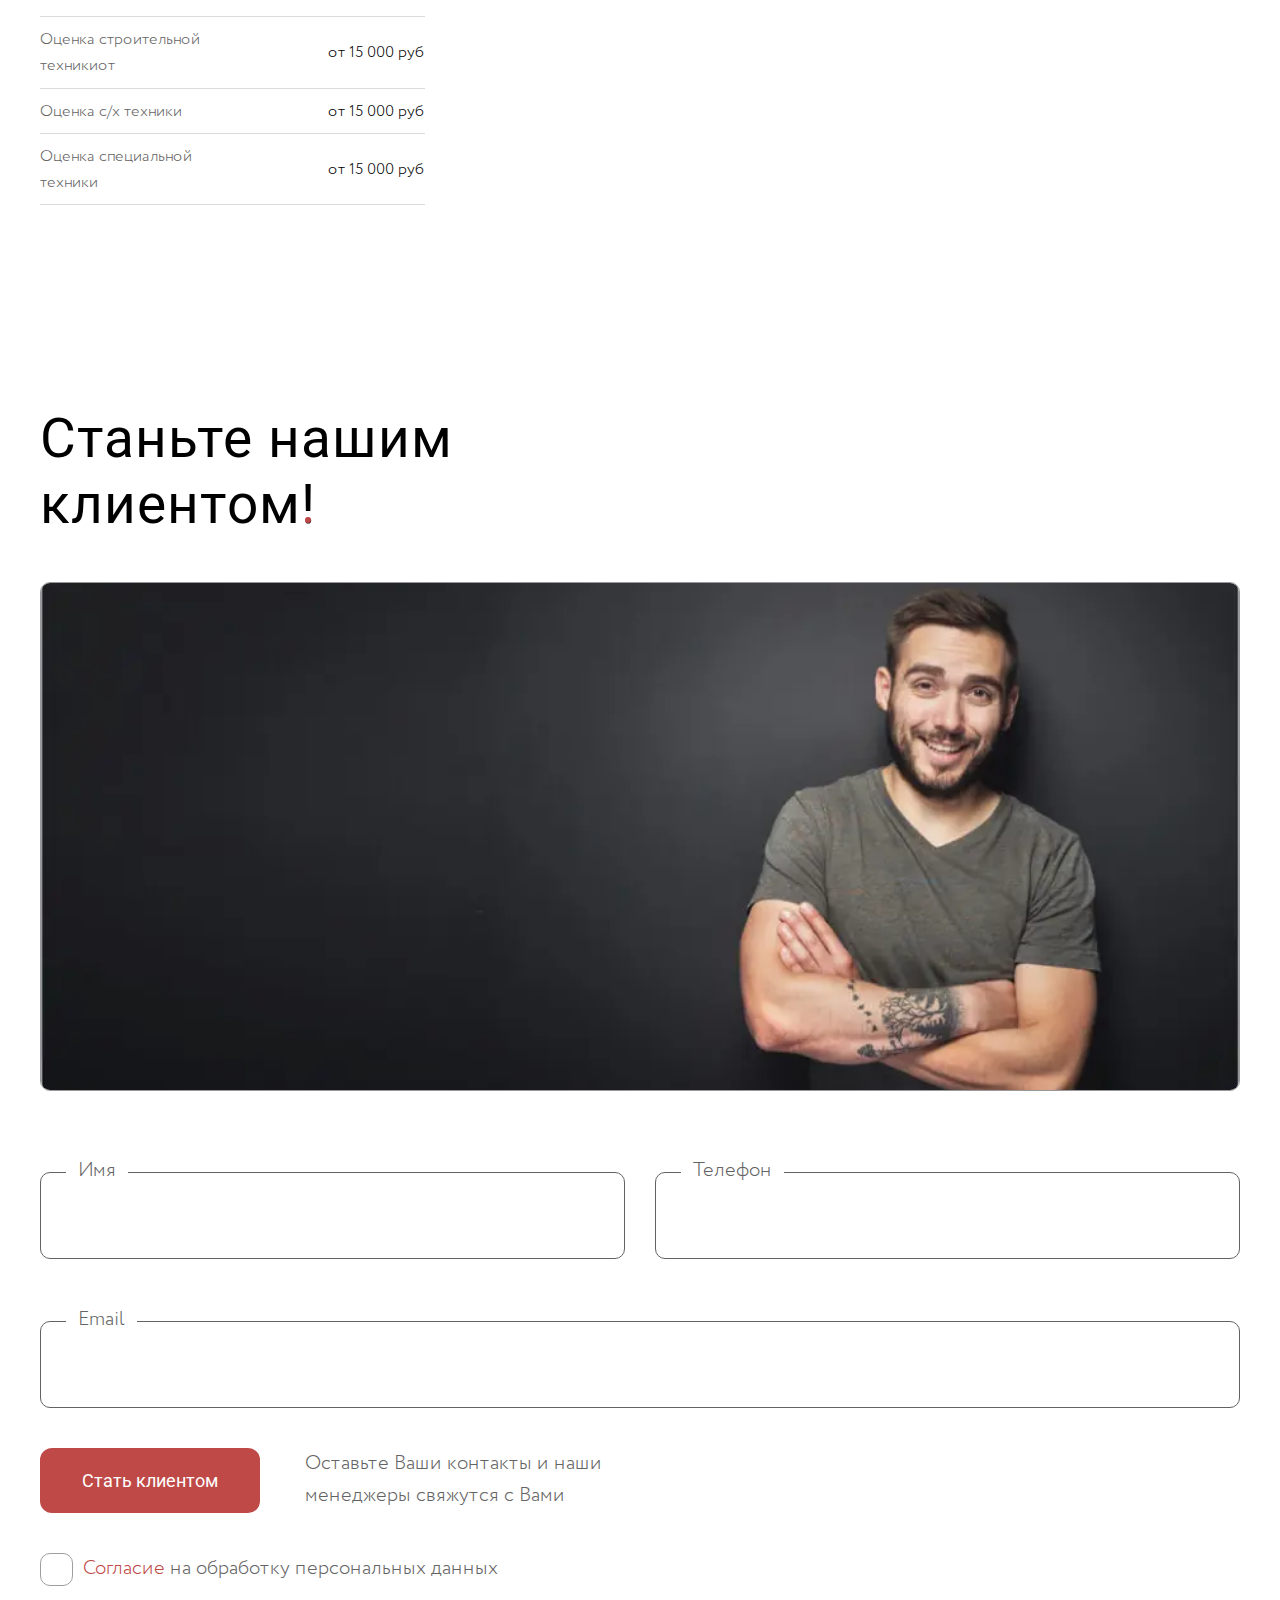
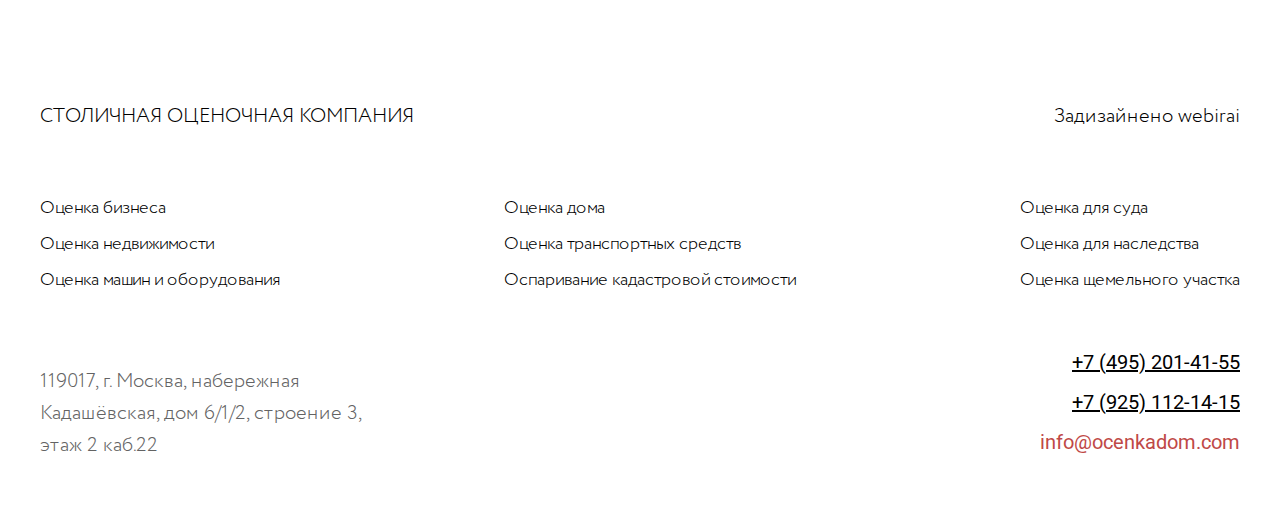
<file: services-page.html>
<!DOCTYPE html>
<html lang="ru">

<head>
	<title>Услуги</title>
	<meta charset="UTF-8">
	<meta name="format-detection" content="telephone=no">
	<!-- <style>body{opacity: 0;}</style> -->
	<link href="https://fonts.googleapis.com/css2?family=Roboto:wght@400;500&display=swap&_v=20230129165624" rel="stylesheet">
	<link rel="stylesheet" href="css/style.min.css?_v=20230129165624">
	<link rel="shortcut icon" href="favicon.ico">
	<!-- <meta name="robots" content="noindex, nofollow"> -->
	<meta name="viewport" content="width=device-width, initial-scale=1.0">
</head>

<body>
	<div class="wrapper">
		<header class="header">
			<div class="header__container">
				<div class="header__body">
					<a href="index.html" class="header__logo"><picture><source srcset="img/logo.webp" type="image/webp"><img src="img/logo.png" alt="логотип столичная оценочная компания"></picture></a>
					<div class="header__content">
						<nav class="header__menu menu">
							<ul data-da=".menu-burger__nav, 1280" class="menu__list">
								<li><a data-goto="#about" data-goto-header href="#" class="menu__link">О компании</a></li>
								<li><a data-goto="#services" data-goto-header href="#" class="menu__link">Услуги</a></li>
								<li><a data-goto="#clients" data-goto-header href="#" class="menu__link">Клиенты и партеры</a></li>
								<li><a href="payment.html" class="menu__link">Оплата</a></li>
								<li><a data-goto="#footer" data-goto-header href="#" class="menu__link">Контакты</a></li>
							</ul>
						</nav>
						<div class="header__info">
							<a href="tel:" class="header__phone">8 495 201 41 55</a>
							<div class="header__shedulle">пн.-пт.: с 09:00 до 20:00</div>
						</div>
						<div class="header__menu-burger menu-burger">
							<div class="menu-burger__icon icon-menu"><span></span></div>
							<div class="menu-burger__body">
								<div class="menu-burger__inner">
									<div class="menu-burger__action"></div>
									<div class="menu-burger__nav"></div>
									<div class="menu-burger__footer-nav"></div>
								</div>
							</div>
						</div>
					</div>
				</div>
			</div>
		</header>
		<main class="page">
			<section class="services services--page">
				<div class="services__container">
					<div class="services__top services__top--page">
						<h3 class="services__title title">Услуги<span>.</span></h3>
						<div class="services__subtitle">Весь комплекс оценочных и экспертных услуг.
							От устных консультаций
							до профессиональной оценки
							крупных инвестиционных проектов.</div>
					</div>
					<div class="services__columns">
						<div class="services__column column-services">
							<div class="column-services__top column-services__top--yellow">
								<span>Оценка недвижимости</span>
								<svg width="33" height="31" viewBox="0 0 33 31" fill="none" xmlns="http://www.w3.org/2000/svg">
									<path d="M32.317 15.246L17.3233 0.339496C17.2154 0.231876 17.0872 0.146496 16.946 0.0882407C16.8048 0.0299857 16.6535 0 16.5007 0C16.3479 0 16.1965 0.0299857 16.0554 0.0882407C15.9142 0.146496 15.786 0.231876 15.678 0.339496L0.684343 15.246C0.247528 15.6806 0 16.2709 0 16.8866C0 18.165 1.04472 19.2044 2.32968 19.2044H3.90949V29.8411C3.90949 30.4821 4.43003 31 5.07433 31H14.171V22.8876H18.2479V31H27.927C28.5713 31 29.0919 30.4821 29.0919 29.8411V19.2044H30.6717C31.2905 19.2044 31.8838 18.9618 32.3207 18.5236C33.2271 17.6182 33.2271 16.1514 32.317 15.246Z" fill="black" />
								</svg>
							</div>
							<div class="column-services__info">
								<div class="column-services__subtitle">Оценка жилой недвижимости</div>
								<div class="column-services__rows">
									<div class="column-services__row row-services">
										<div class="row-services__name">Оценка квартиры</div>
										<div class="row-services__price">от 5 000 руб</div>
									</div>
									<div class="column-services__row row-services">
										<div class="row-services__name">Оценка комнаты</div>
										<div class="row-services__price">от **** руб</div>
									</div>
									<div class="column-services__row row-services">
										<div class="row-services__name">Оценка доли в квартире</div>
										<div class="row-services__price">от **** руб</div>
									</div>
									<div class="column-services__row row-services">
										<div class="row-services__name">Оценка земельного участка</div>
										<div class="row-services__price">от 9 000 руб</div>
									</div>
									<div class="column-services__row row-services">
										<div class="row-services__name">Оценка машино-места и гаражей</div>
										<div class="row-services__price"> от **** руб</div>
									</div>
									<div class="column-services__row row-services">
										<div class="row-services__name">Оценка прав требования</div>
										<div class="row-services__price">от 50 000 руб</div>
									</div>
									<div class="column-services__row row-services">
										<div class="row-services__name">Оценка жилого дома</div>
										<div class="row-services__price">от 10 000 руб</div>
									</div>
								</div>
							</div>
							<div class="column-services__info">
								<div class="column-services__subtitle">Оценка коммерческой недвижимости</div>
								<div class="column-services__rows">
									<div class="column-services__row row-services">
										<div class="row-services__name">Оценка здания</div>
										<div class="row-services__price">от **** руб</div>
									</div>
									<div class="column-services__row row-services">
										<div class="row-services__name">Оценка помещени</div>
										<div class="row-services__price"> от 20 000 руб</div>
									</div>
									<div class="column-services__row row-services">
										<div class="row-services__name">Оценка земельного участка</div>
										<div class="row-services__price"> от 26 000 руб</div>
									</div>
									<div class="column-services__row row-services">
										<div class="row-services__name">Оценка земельного участка</div>
										<div class="row-services__price">от 9 000 руб</div>
									</div>
									<div class="column-services__row row-services">
										<div class="row-services__name">Оценка имущественного комплекса</div>
										<div class="row-services__price"> от **** руб</div>
									</div>
									<div class="column-services__row row-services">
										<div class="row-services__name">Оценка арендной ставки</div>
										<div class="row-services__price"> от **** руб</div>
									</div>
									<div class="column-services__row row-services">
										<div class="row-services__name">Оценка морских и воздушных судов</div>
										<div class="row-services__price"> от 45 000 руб</div>
									</div>
								</div>
							</div>
						</div>
						<div class="services__column column-services">
							<div class="column-services__top column-services__top--blue">
								<span>Оценка бизнеса</span>
								<svg width="29" height="33" viewBox="0 0 29 33" fill="none" xmlns="http://www.w3.org/2000/svg">
									<path d="M27.9743 21.2169L20.9787 17.8422L18.0206 16.4151C19.3125 15.5919 20.3618 14.3216 21.0484 12.7914C21.6211 11.5158 21.9174 10.131 21.9173 8.73C21.9173 7.90462 21.7877 7.1208 21.6073 6.36454C20.7272 2.69978 17.8973 0 14.5 0C11.167 0 8.37997 2.60355 7.44544 6.16395C7.22967 6.98075 7.08136 7.83008 7.08136 8.73C7.08136 10.2927 7.44231 11.7496 8.05565 13.0169C8.76459 14.4869 9.81572 15.699 11.0951 16.4783L8.26204 17.8124L1.03951 21.2142C0.41232 21.5115 0 22.2271 0 23.0263V31.052C0 32.1276 0.741104 32.9995 1.65598 32.9995H12.383V26.8546C12.3845 26.7912 12.4029 26.7294 12.4362 26.6757L12.4317 26.673L14.1886 23.5955L14.1931 23.5982C14.2556 23.4898 14.3669 23.413 14.5 23.413C14.6331 23.413 14.7444 23.4893 14.8069 23.5982L14.8087 23.5969L14.8248 23.6253C14.827 23.6298 14.8301 23.6334 14.8319 23.638L16.5656 26.6743L16.5634 26.6757C16.5967 26.7295 16.6151 26.7915 16.6165 26.855V33H27.3436C28.2584 33 29 32.1281 29 31.0524V23.0263C29.0013 22.2298 28.5957 21.521 27.9743 21.2169ZM16.5647 19.1591L16.5692 19.1618L14.8118 22.2393L14.8073 22.2366C14.7768 22.292 14.7324 22.3383 14.6785 22.3708C14.6246 22.4032 14.5632 22.4207 14.5004 22.4213C14.4377 22.4207 14.3763 22.4032 14.3224 22.3708C14.2685 22.3383 14.224 22.292 14.1936 22.2366L14.1913 22.2379L14.1734 22.2068C14.1721 22.2036 14.1694 22.2009 14.1681 22.1977L12.4344 19.1605L12.4362 19.1591C12.4028 19.1052 12.3845 19.0433 12.383 18.9798C12.383 18.7787 12.5443 18.6156 12.7431 18.6156H16.2569C16.4557 18.6156 16.617 18.7787 16.617 18.9798C16.6163 19.0433 16.5982 19.1054 16.5647 19.1591Z" fill="black" />
								</svg>
							</div>
							<div class="column-services__info">
								<div class="column-services__rows">
									<div class="column-services__row row-services">
										<div class="row-services__name">Оценка ценных бумаг</div>
										<div class="row-services__price"> от 15 000 руб</div>
									</div>
									<div class="column-services__row row-services">
										<div class="row-services__name">Оценка доли ООО</div>
										<div class="row-services__price">от **** руб</div>
									</div>
									<div class="column-services__row row-services">
										<div class="row-services__name">Переоценка основных фондов</div>
										<div class="row-services__price">от **** руб</div>
									</div>
									<div class="column-services__row row-services">
										<div class="row-services__name">Оценка для МСФО</div>
										<div class="row-services__price">от 40 000 руб</div>
									</div>
									<div class="column-services__row row-services">
										<div class="row-services__name">Оценка дебиторской задолженности</div>
										<div class="row-services__price"> от **** руб</div>
									</div>
									<div class="column-services__row row-services">
										<div class="row-services__name">Оценка имущественного комплекса
											предприятия</div>
										<div class="row-services__price">от 50 000 руб</div>
									</div>
									<div class="column-services__row row-services">
										<div class="row-services__name">Оценка инвестиционных проектов</div>
										<div class="row-services__price"> от **** руб</div>
									</div>
									<div class="column-services__row row-services">
										<div class="row-services__name">Оценка основных средств</div>
										<div class="row-services__price"> от **** руб</div>
									</div>
									<div class="column-services__row row-services">
										<div class="row-services__name">Оценка нематериальных активов</div>
										<div class="row-services__price"> от **** руб</div>
									</div>
								</div>
							</div>
						</div>
						<div class="services__column column-services">
							<div class="column-services__top column-services__top--orange">
								<span>Оценка оборудования</span>
								<svg width="42" height="38" viewBox="0 0 42 38" fill="none" xmlns="http://www.w3.org/2000/svg">
									<path d="M10.0609 28.595C10.779 29.4195 11.2434 30.4323 11.3986 31.5124C11.5539 32.5925 11.3934 33.6942 10.9364 34.686C10.4794 35.6778 9.7452 36.5177 8.82148 37.1053C7.89776 37.693 6.82358 38.0036 5.72727 38C2.55818 38 0 35.454 0 32.3C0 29.146 2.55818 26.6 5.72727 26.6C6.07091 26.6 6.41455 26.6 6.73909 26.695L12.0977 17.3838C12.3745 16.9027 12.2067 16.2883 11.7237 16.0148L11.3912 15.8265C10.6142 15.3865 10.7595 14.2263 11.621 13.9915L16.1239 12.7643C16.6558 12.6193 17.2047 12.9323 17.351 13.4638L18.5856 17.9507C18.8217 18.8089 17.9032 19.5248 17.1287 19.0862L16.7688 18.8824C16.2898 18.6112 15.6817 18.778 15.4082 19.2557L10.0609 28.595ZM36.2727 26.6C33.7909 26.6 31.6909 28.196 30.8891 30.4H20.0909C19.5386 30.4 19.0909 29.9523 19.0909 29.4V29.0061C19.0909 28.1163 18.0161 27.6696 17.3855 28.2973L14.0758 31.5912C13.683 31.9821 13.683 32.6179 14.0758 33.0088L17.3855 36.3027C18.0161 36.9303 19.0909 36.4836 19.0909 35.5939V35.2C19.0909 34.6477 19.5386 34.2 20.0909 34.2H30.8891C31.6909 36.404 33.7909 38 36.2727 38C39.4418 38 42 35.454 42 32.3C42 29.146 39.4418 26.6 36.2727 26.6ZM21 11.4C21.3436 11.4 21.6873 11.4 22.0118 11.305L27.3704 20.6162C27.6473 21.0973 27.4794 21.7117 26.9965 21.9852L26.6639 22.1735C25.8869 22.6135 26.0322 23.7737 26.8937 24.0085L31.3966 25.2357C31.9286 25.3807 32.4775 25.0677 32.6237 24.5362L33.8583 20.0493C34.0944 19.1911 33.1759 18.4752 32.4014 18.9138L32.0415 19.1176C31.5625 19.3888 30.9544 19.222 30.6809 18.7443L25.3336 9.40501C26.0517 8.58052 26.5161 7.56774 26.6713 6.48764C26.8266 5.40754 26.6661 4.30579 26.2091 3.31401C25.7521 2.32223 25.0179 1.48234 24.0942 0.894686C23.1705 0.307028 22.0963 -0.00355773 21 3.07475e-05C17.8309 3.07475e-05 15.2727 2.54603 15.2727 5.70002C15.2727 8.85402 17.8309 11.4 21 11.4Z" fill="black" />
								</svg>
							</div>
							<div class="column-services__info">
								<div class="column-services__rows">
									<div class="column-services__row row-services">
										<div class="row-services__name">Оценка производственного, промышленного оборудования</div>
										<div class="row-services__price"> от 50 000 руб</div>
									</div>
									<div class="column-services__row row-services">
										<div class="row-services__name">Оценка производственных линий</div>
										<div class="row-services__price">от **** руб</div>
									</div>
									<div class="column-services__row row-services">
										<div class="row-services__name">Оценка специальной техники</div>
										<div class="row-services__price"> от 15 000 руб</div>
									</div>
									<div class="column-services__row row-services">
										<div class="row-services__name">Оценка офисного оборудования</div>
										<div class="row-services__price">от **** руб</div>
									</div>
								</div>
							</div>
						</div>
						<div class="services__column column-services">
							<div class="column-services__top column-services__top--red">
								<span>Оценка транспорта</span>
								<svg width="39" height="30" viewBox="0 0 39 30" fill="none" xmlns="http://www.w3.org/2000/svg">
									<path d="M38.0849 8.75H33.5245L32.257 5.5C30.9545 2.15859 27.8459 0 24.3367 0H14.6628C11.1543 0 8.04501 2.15859 6.7417 5.5L5.4742 8.75H0.914548C0.319645 8.75 -0.11682 9.32344 0.0279066 9.91484L0.484938 11.7898C0.586247 12.207 0.951873 12.5 1.37158 12.5H2.90035C1.87736 13.4164 1.21847 14.7484 1.21847 16.25V20C1.21847 21.2594 1.68769 22.3961 2.43723 23.2758V27.5C2.43723 28.8805 3.52877 30 4.87473 30H7.31223C8.65819 30 9.74973 28.8805 9.74973 27.5V25H29.2498V27.5C29.2498 28.8805 30.3413 30 31.6873 30H34.1248C35.4707 30 36.5623 28.8805 36.5623 27.5V23.2758C37.3118 22.3969 37.781 21.2602 37.781 20V16.25C37.781 14.7484 37.1221 13.4164 36.0999 12.5H37.6287C38.0484 12.5 38.414 12.207 38.5153 11.7898L38.9724 9.91484C39.1163 9.32344 38.6799 8.75 38.0849 8.75ZM11.2678 7.35703C11.8231 5.93359 13.1676 5 14.6628 5H24.3367C25.8319 5 27.1764 5.93359 27.7317 7.35703L29.2498 11.25H9.74973L11.2678 7.35703ZM7.31223 19.9844C5.84973 19.9844 4.87473 18.9875 4.87473 17.4922C4.87473 15.9969 5.84973 15 7.31223 15C8.77473 15 10.9685 17.243 10.9685 18.7383C10.9685 20.2336 8.77473 19.9844 7.31223 19.9844ZM31.6873 19.9844C30.2248 19.9844 28.031 20.2336 28.031 18.7383C28.031 17.243 30.2248 15 31.6873 15C33.1498 15 34.1248 15.9969 34.1248 17.4922C34.1248 18.9875 33.1498 19.9844 31.6873 19.9844Z" fill="black" />
								</svg>
							</div>
							<div class="column-services__info">
								<div class="column-services__rows">
									<div class="column-services__row row-services">
										<div class="row-services__name">Оценка легковых автомобилей</div>
										<div class="row-services__price">от 5 000 руб</div>
									</div>
									<div class="column-services__row row-services">
										<div class="row-services__name">Оценка грузовых автомобилей</div>
										<div class="row-services__price">от 7500 руб</div>
									</div>
									<div class="column-services__row row-services">
										<div class="row-services__name">Оценка строительной техникиот</div>
										<div class="row-services__price">от 15 000 руб</div>
									</div>
									<div class="column-services__row row-services">
										<div class="row-services__name">Оценка с/х техники</div>
										<div class="row-services__price">от 15 000 руб</div>
									</div>
									<div class="column-services__row row-services">
										<div class="row-services__name">Оценка специальной техники</div>
										<div class="row-services__price">от 15 000 руб</div>
									</div>
								</div>
							</div>
						</div>
					</div>
				</div>
			</section>
			<section class="form form--payment">
				<div class="form__container">
					<h6 class="form__title form__title--ds title">Станьте нашим клиентом<span>!</span></h6>
					<div class="form__body">
						<div class="form__image-ibg">
							<picture><source srcset="img/form-men.webp" type="image/webp"><img src="img/form-men.jpg" alt=""></picture>
						</div>
						<form action="#" class="form__content">
							<h6 class="form__title form__title--mb title">Станьте нашим клиентом<span>!</span>
							</h6>
							<div class="form__text form__text--mb">Оставьте Ваши контакты и наши менеджеры
								свяжутся с Вами</div>
							<div class="form__items">
								<div class="form__row">
									<div class="form__item">
										<label for="name" class="form__label">Имя</label>
										<input type="text" name="form[]" id="name" class="form__input">
									</div>
									<div class="form__item">
										<label for="phone" class="form__label">Телефон</label>
										<input type="tel" name="form[]" id="phone" class="form__input">
									</div>
								</div>
								<div class="form__item form__item--big">
									<label for="email" class="form__label">Email</label>
									<input type="text" name="form[]" id="email" class="form__input">
								</div>
							</div>
							<div class="form__bottom">
								<button type="submit" class="form__button btn">Стать клиентом</button>
								<div class="form__text form__text--ds">Оставьте Ваши контакты и наши менеджеры
									свяжутся с Вами</div>
							</div>
							<div class="form__checkbox checkbox">
								<input id="c_1" data-error="Ошибка" class="checkbox__input" type="checkbox" value="1" name="form[]">
								<label for="c_1" class="checkbox__label">
									<div class="checkbox__text">
										<span>Согласие</span> на обработку персональных данных
									</div>
								</label>
							</div>
						</form>
					</div>
				</div>
			</section>
		</main>
		<footer class="footer" id="footer">
			<div class="footer__container">
				<div class="footer__top">
					<h6 class="footer__title">СТОЛИЧНАЯ ОЦЕНОЧНАЯ КОМПАНИЯ</h6>
					<a href="#" class="footer__link footer__link--ds">Задизайнено webirai</a>
				</div>
				<div class="footer__body">
					<nav data-da=".menu-burger__footer-nav, 768" class="footer__menu menu-footer">
						<ul class="menu-footer__list">
							<li><a href="services-page.html" class="menu-footer__link">Оценка бизнеса</a></li>
							<li><a href="services-page.html" class="menu-footer__link">Оценка недвижимости</a></li>
							<li><a href="services-page.html" class="menu-footer__link">Оценка машин и оборудования</a></li>
						</ul>
						<ul class="menu-footer__list">
							<li><a href="services-page.html" class="menu-footer__link">Оценка дома</a></li>
							<li><a href="services-page.html" class="menu-footer__link">Оценка транспортных средств</a></li>
							<li><a href="services-page.html" class="menu-footer__link">Оспаривание кадастровой стоимости</a></li>
						</ul>
						<ul class="menu-footer__list">
							<li><a href="services-page.html" class="menu-footer__link">Оценка для суда</a></li>
							<li><a href="services-page.html" class="menu-footer__link">Оценка для наследства</a></li>
							<li><a href="services-page.html" class="menu-footer__link">Оценка щемельного участка</a></li>
						</ul>
					</nav>
					<div class="footer__info">
						<div class="footer__location">119017, г. Москва,
							набережная Кадашёвская, дом 6/1/2, строение 3, этаж 2 каб.22
						</div>
						<a href="#" class="footer__link footer__link--mb">Задизайнено webirai</a>
						<div data-da=".menu-burger__action, 768" class="footer__action">
							<a href="tel:+74952014155" class="footer__phone">+7 (495) 201-41-55</a>
							<a href="tel:+79251121415" class="footer__phone">+7 (925) 112-14-15</a>
							<a href="mailto:info@ocenkadom.com" class="footer__email">info@ocenkadom.com</a>
						</div>
					</div>
				</div>
			</div>
		</footer>
	</div>
	<script src="js/app.min.js?_v=20230129165624"></script>
</body>

</html>
</file>
<file: css/style.min.css>
@font-face{font-family:circe;font-display:swap;src:url(../fonts/circe-light.woff2) format("woff2"),url(../fonts/circe-light.woff) format("woff");font-weight:300;font-style:normal}@font-face{font-family:circe;font-display:swap;src:url(../fonts/circe.woff2) format("woff2"),url(../fonts/circe.woff) format("woff");font-weight:400;font-style:normal}*{padding:0;margin:0;border:0}*,:after,:before{-webkit-box-sizing:border-box;box-sizing:border-box}body,html{height:100%;min-width:320px}body{color:#636363;line-height:1;font-family:Circe;font-size:20px;-ms-text-size-adjust:100%;-moz-text-size-adjust:100%;-webkit-text-size-adjust:100%;-webkit-font-smoothing:antialiased;-moz-osx-font-smoothing:grayscale}button,input,textarea{font-family:Circe;font-size:inherit}button{cursor:pointer;color:inherit;background-color:inherit}a{color:inherit}a:link,a:visited{text-decoration:none}a:hover{text-decoration:none}ul li{list-style:none}img{vertical-align:top}h1,h2,h3,h4,h5,h6{font-weight:inherit;font-size:inherit}body{font-weight:300}.lock body{overflow:hidden;-ms-touch-action:none;touch-action:none}.wrapper{min-height:100%;display:-webkit-box;display:-ms-flexbox;display:flex;-webkit-box-orient:vertical;-webkit-box-direction:normal;-ms-flex-direction:column;flex-direction:column;overflow:hidden}.wrapper>main{-webkit-box-flex:1;-ms-flex:1 1 auto;flex:1 1 auto}.wrapper>*{min-width:0}.page{padding-top:102px}[class*=__container]{max-width:99rem;-webkit-box-sizing:content-box;box-sizing:content-box;margin:0 auto;padding:0 2.5rem}.checkbox{position:relative}.checkbox:not(:last-child){margin-bottom:.3125em}.checkbox__input{position:absolute;width:0;height:0;opacity:0}.checkbox__input:checked+.checkbox__label:after{-webkit-transform:scale(1);-ms-transform:scale(1);transform:scale(1)}.checkbox__label{cursor:pointer;display:-webkit-inline-box;display:-ms-inline-flexbox;display:inline-flex;-webkit-box-align:center;-ms-flex-align:center;align-items:center;position:relative;gap:10px}.checkbox__label:before{content:"";-ms-flex-item-align:start;align-self:flex-start;-webkit-box-flex:0;-ms-flex:0 0 33px;flex:0 0 33px;width:33px;height:33px;border:1px solid #9f9f9f;border-radius:10px}.checkbox__label::after{content:url(../img/check.svg);-webkit-transition:all .3s ease 0s;-o-transition:all .3s ease 0s;transition:all .3s ease 0s;-webkit-transform:scale(0);-ms-transform:scale(0);transform:scale(0);position:absolute;left:6px;top:5px;width:22px;height:25px}.checkbox__text span{color:#bf4947}[class*=-ibg]{position:relative}[class*=-ibg] img{position:absolute;width:100%;height:100%;top:0;left:0;-o-object-fit:cover;object-fit:cover}[class*=-ibg_contain] img{-o-object-fit:contain;object-fit:contain}.title{font-family:Roboto;font-weight:400;font-size:55px;line-height:1.2;letter-spacing:.02em;color:#000}.title span{color:#bf4947}.btn{display:-webkit-inline-box;display:-ms-inline-flexbox;display:inline-flex;border-radius:12px;padding:22px 42px}.subtitle{font-family:Roboto;font-weight:400;font-size:34px;line-height:1.1764705882;letter-spacing:.02em}.header{position:fixed;top:0;width:100%;background:#fff;z-index:100;-webkit-transition:all .3s ease 0s;-o-transition:all .3s ease 0s;transition:all .3s ease 0s}.header._header-scroll{background:rgba(255,255,255,.9607843137)}.header._header-scroll .header__body{min-height:70px}.menu-open .header{background-color:#fff}.menu-open .header::before{left:0}.header__body{display:-webkit-box;display:-ms-flexbox;display:flex;-webkit-box-pack:justify;-ms-flex-pack:justify;justify-content:space-between;-webkit-box-align:center;-ms-flex-align:center;align-items:center;min-height:102px;-webkit-transition:all .3s ease 0s;-o-transition:all .3s ease 0s;transition:all .3s ease 0s}.header__logo{-webkit-box-flex:0;-ms-flex:0 0 140px;flex:0 0 140px;z-index:5}.header__content{display:-webkit-box;display:-ms-flexbox;display:flex;-webkit-box-align:center;-ms-flex-align:center;align-items:center}.header__info{margin-left:89px;text-align:right}.header__phone{font-size:18px;line-height:27px;color:#bf4947}.header__shedulle{margin-top:1px;font-size:14px;line-height:21px;color:#736f6f}.menu{-webkit-box-flex:1;-ms-flex:1 1 auto;flex:1 1 auto}.menu__list{display:-webkit-box;display:-ms-flexbox;display:flex;-webkit-box-align:center;-ms-flex-align:center;align-items:center;-ms-flex-wrap:wrap;flex-wrap:wrap}.menu__list li{margin-left:66px}.menu__link{color:#000;font-size:18px;line-height:27px}.menu-open .menu-burger::before{left:4px;bottom:-5px}.icon-menu{display:none}.footer{color:#000;padding:90px 0 105px 0}.footer__top{margin-bottom:57px;display:-webkit-box;display:-ms-flexbox;display:flex;-webkit-box-align:center;-ms-flex-align:center;align-items:center;-webkit-box-pack:justify;-ms-flex-pack:justify;justify-content:space-between}.footer__title{line-height:1.6}.footer__link{line-height:1.6}.footer__link--mb{display:none}.footer__body{display:-webkit-box;display:-ms-flexbox;display:flex;-webkit-box-pack:justify;-ms-flex-pack:justify;justify-content:space-between}.footer__info{display:-webkit-box;display:-ms-flexbox;display:flex;-webkit-box-pack:justify;-ms-flex-pack:justify;justify-content:space-between;-webkit-box-flex:0;-ms-flex:0 1 607px;flex:0 1 607px;-webkit-box-align:end;-ms-flex-align:end;align-items:flex-end}.footer__location{color:#636363;line-height:1.6;max-width:322px}.footer__action{font-family:Roboto;font-weight:400;font-size:20px;line-height:2;text-align:right}.footer__phone{display:block;text-decoration:underline!important}.footer__email{color:#bf4947}.menu-footer{display:-webkit-box;display:-ms-flexbox;display:flex;-webkit-box-align:center;-ms-flex-align:center;align-items:center}.menu-footer__list:not(:last-child){margin-right:51px}.menu-footer__link{font-size:18px;line-height:2}.mainblock{position:relative;margin-bottom:129px}.mainblock__image-bg--mb{display:none}.mainblock__body{position:relative;color:#fff;padding:114px 0 132px 168px}.mainblock__title{margin-bottom:22px;max-width:650px;color:#fff}.mainblock__subtitle{max-width:448px;line-height:1.6;margin-bottom:39px}.mainblock__button{font-family:Roboto;font-weight:400;font-size:18px;line-height:21px;background-color:#ffe6e4;color:#bf4947}.info{margin-bottom:137px}.info__items{display:-ms-grid;display:grid;-webkit-column-gap:174px;-moz-column-gap:174px;column-gap:174px;-ms-grid-columns:339px 1fr 1fr;grid-template-columns:339px 1fr 1fr}.info__item{padding:38px 40px;border:1px solid #99989b;border-radius:10px;position:relative}.info__item::after{content:"";position:absolute;width:60px;height:60px;top:-32px;right:-32px;background-color:#bf4947;border-radius:50%;border:11px solid #fff}.info__title{margin-bottom:23px;color:#000}.info__text{line-height:1.6}.about{margin-bottom:137px}.about__body{display:-webkit-box;display:-ms-flexbox;display:flex;-webkit-box-align:center;-ms-flex-align:center;align-items:center}.about__content{-webkit-box-flex:0;-ms-flex:0 1 595px;flex:0 1 595px;margin-right:132px}.about__title{margin-bottom:22px}.about__text{line-height:1.6}.about__text p:not(:last-child){margin-bottom:40px}.about__image-ibg{border-radius:10px;overflow:hidden;-webkit-box-flex:0;-ms-flex:0 1 853px;flex:0 1 853px;padding-bottom:40%}.services{margin-bottom:130px}.services__top{max-width:650px;margin-bottom:92px}.services__top--page{margin-bottom:58px}.services__title{margin-bottom:21px}.services__subtitle{line-height:1.6}.services__items{margin-bottom:60px;display:-ms-grid;display:grid;gap:18px;-ms-grid-columns:1fr 1fr 1fr;grid-template-columns:1fr 1fr 1fr}.services__button{border:2px solid #e3e3e3;color:#353535;margin:0 auto;display:-webkit-box;display:-ms-flexbox;display:flex}.services__columns{display:-ms-grid;display:grid;grid-template-columns:repeat(auto-fit,minmax(379px,1fr));-webkit-column-gap:22px;-moz-column-gap:22px;column-gap:22px}.services__column{margin-bottom:70px}.item-services{cursor:pointer;background-color:#f7f7f7;border-radius:10px;padding:31px 40px 31px 31px;display:-webkit-box;display:-ms-flexbox;display:flex}.item-services__image{-webkit-box-flex:0;-ms-flex:0 0 76px;flex:0 0 76px;margin-right:43px;height:76px;border-radius:50%;display:-webkit-box;display:-ms-flexbox;display:flex;-webkit-box-align:center;-ms-flex-align:center;align-items:center;-webkit-box-pack:center;-ms-flex-pack:center;justify-content:center}.item-services__image img{max-width:50px}.item-services__image--darkblue{background-color:#3190e9}.item-services__image--yellow{background-color:#fcdd4d}.item-services__image--orange{background-color:#fc8c4d}.item-services__image--green{background-color:#35da73}.item-services__image--blue{background-color:#5f6ce2}.item-services__image--pink{background-color:#f5b5ff;-webkit-box-pack:end;-ms-flex-pack:end;justify-content:flex-end;overflow:hidden}.item-services__image--gray{background-color:#afafaf}.item-services__image--red{background-color:#bf4947}.item-services__title{font-family:Roboto;font-weight:600;font-size:22px;line-height:26px;letter-spacing:.02em;color:#000;margin-bottom:17px;-webkit-transition:all .3s ease 0s;-o-transition:all .3s ease 0s;transition:all .3s ease 0s}.item-services__text{font-weight:400;font-size:18px;line-height:28px;color:#99989b}.column-services{-webkit-box-flex:0;-ms-flex:0 1 380px;flex:0 1 380px}.column-services__top{border:1px solid #636363;border-radius:10px;padding:22px 36px 22px 30px;display:-webkit-box;display:-ms-flexbox;display:flex;-webkit-box-align:center;-ms-flex-align:center;align-items:center;-webkit-box-pack:justify;-ms-flex-pack:justify;justify-content:space-between;margin-bottom:40px}.column-services__info:not(:last-child){margin-bottom:30px}.column-services__subtitle{font-weight:400;line-height:1.6;margin-bottom:20px;color:#000}.row-services{display:-webkit-box;display:-ms-flexbox;display:flex;-webkit-box-align:center;-ms-flex-align:center;align-items:center;-webkit-box-pack:justify;-ms-flex-pack:justify;justify-content:space-between;border-bottom:1px solid #dbdbdb;padding-bottom:9px;line-height:1.6;font-size:16px}.row-services:not(:last-child){margin-bottom:10px}.row-services__name{max-width:247px}.row-services__price{color:#000}.clients{margin-bottom:137px}.clients__title{margin-bottom:21px}.clients__subtitle{max-width:919px;line-height:28px;margin-bottom:90px}.clients__slider{overflow:visible!important;position:relative}.clients__slider::before{content:"";position:absolute;background-color:#fff;top:0;height:100%;width:100vw;left:0;z-index:2;-webkit-transform:translate(-100%,0);-ms-transform:translate(-100%,0);transform:translate(-100%,0)}.slide-clients__image-inner{border:1px solid #99989b;border-radius:10px;height:174px;padding:24px 18px;margin-bottom:27px;display:-webkit-box;display:-ms-flexbox;display:flex;-webkit-box-orient:vertical;-webkit-box-direction:normal;-ms-flex-direction:column;flex-direction:column;-webkit-box-pack:center;-ms-flex-pack:center;justify-content:center}.slide-clients__image{position:relative;padding-bottom:40%}.slide-clients__image img{position:absolute;width:100%;height:100%;top:0;left:0;-o-object-fit:contain;object-fit:contain}.slide-clients__title{font-family:Roboto;font-weight:400;font-size:22px;line-height:1.5909090909;color:#000;margin-bottom:8px}.slide-clients__link{line-height:1.6;color:#bf4947}.benefits{margin-bottom:115px}.benefits__title{margin-bottom:90px}.benefits__items{display:-ms-grid;display:grid;-ms-grid-columns:1fr 1fr;grid-template-columns:1fr 1fr;-webkit-column-gap:120px;-moz-column-gap:120px;column-gap:120px}.benefits__item{display:-webkit-box;display:-ms-flexbox;display:flex;margin-bottom:42px}.benefits__image{background:rgba(0,0,0,.03);border-radius:10px;margin-right:56px;position:relative;padding-bottom:29%;-webkit-box-flex:0;-ms-flex:0 0 290px;flex:0 0 290px}.benefits__image img{position:absolute;width:100%;height:100%;top:0;left:0;-o-object-fit:contain;object-fit:contain;-o-object-position:bottom;object-position:bottom}.benefits__content{padding-top:31px}.benefits__subtitle{margin-bottom:23px;color:#000}.benefits__text{line-height:1.6}.why{margin-bottom:137px}.why__row{display:-webkit-box;display:-ms-flexbox;display:flex}.why__content{-webkit-box-flex:0;-ms-flex:0 1 50%;flex:0 1 50%}.why__content--left{padding:0 197px 84px 0}.why__content--right{padding:93px 0 0 120px}.why__title{margin-bottom:22px}.why__text{line-height:1.6}.why__image-ibg{-webkit-box-flex:0;-ms-flex:0 1 50%;flex:0 1 50%;padding-bottom:40%}.reviews{position:relative;margin-bottom:137px}.reviews__image-bg{position:absolute;width:100%;height:100%;top:0;left:0}.reviews__image-bg img{position:absolute;width:100%;height:100%;top:0;left:0;-o-object-fit:cover;object-fit:cover}.reviews__body{padding:53px 0 65px 0;position:relative}.reviews__title{margin-bottom:90px}.reviews__slider{overflow:visible!important;position:relative}.reviews__slider::before{content:"";position:absolute;background-color:#fff;top:0;height:100%;width:100vw;left:0;z-index:2;-webkit-transform:translate(-100%,0);-ms-transform:translate(-100%,0);transform:translate(-100%,0)}.slide-reviews{padding:40px 55px 45px 40px;background:#fff;border:1px solid #c3c3c3;border-radius:10px;display:-webkit-box;display:-ms-flexbox;display:flex}.slide-reviews__image{margin-right:58px;-webkit-box-flex:0;-ms-flex:0 0 70px;flex:0 0 70px;height:70px;border-radius:50%;overflow:hidden}.slide-reviews__image img{width:100%;-o-object-fit:scale-down;object-fit:scale-down}.slide-reviews__image--noavatar{border:1px solid #c5c5c5;display:-webkit-box;display:-ms-flexbox;display:flex;-webkit-box-align:center;-ms-flex-align:center;align-items:center;-webkit-box-pack:center;-ms-flex-pack:center;justify-content:center}.slide-reviews__name{margin-bottom:23px;color:#000}.slide-reviews__text{line-height:1.6;margin-bottom:4px;display:-webkit-box;-webkit-line-clamp:4;-webkit-box-orient:vertical;overflow:hidden}.slide-reviews__button{color:#bf4947}.form{margin-bottom:146px}.form__title{max-width:460px;margin-bottom:90px}.form__title span{color:#000;position:relative}.form__title span::before{content:"";position:absolute;width:6.5px;height:6.5px;bottom:13px;right:4.6px;border-radius:50%;background-color:#bf4947}.form__title--mb{display:none}.form__body{display:-webkit-box;display:-ms-flexbox;display:flex;-webkit-box-align:center;-ms-flex-align:center;align-items:center}.form__image-ibg{margin-right:74px;-webkit-box-flex:0;-ms-flex:0 1 660px;flex:0 1 660px;padding-bottom:26.2%;border:1px solid #99989b;border-radius:10px;overflow:hidden}.form__image-ibg img{-o-object-position:right;object-position:right}.form__content{-webkit-box-flex:0;-ms-flex:0 1 850px;flex:0 1 850px}.form__row{display:-webkit-box;display:-ms-flexbox;display:flex;-webkit-column-gap:30px;-moz-column-gap:30px;column-gap:30px;margin-bottom:30px}.form__item{-webkit-box-flex:0;-ms-flex:0 1 50%;flex:0 1 50%}.form__label{line-height:1.6;padding:0 12px;background-color:#fff;-webkit-transform:translate(26px,15px);-ms-transform:translate(26px,15px);transform:translate(26px,15px);display:inline-block;-webkit-transition:all .3s ease 0s;-o-transition:all .3s ease 0s;transition:all .3s ease 0s}.form__input{display:block;border:1px solid #636363;border-radius:10px;padding:0 20px;height:87px;outline:0;width:100%;-webkit-transition:all .3s ease 0s;-o-transition:all .3s ease 0s;transition:all .3s ease 0s}.form__input:focus{border:1px solid #bf4947}.form__bottom{display:-webkit-box;display:-ms-flexbox;display:flex;-webkit-box-align:center;-ms-flex-align:center;align-items:center}.form__button{font-family:Roboto;font-weight:400;font-size:18px;line-height:21px;background-color:#bf4947;color:#fff;margin:40px 45px 40px 0}.form__text{max-width:307px;line-height:1.6}.form__text--mb{display:none}.form--payment{margin-bottom:47px}.payment{margin:55px 0 137px 0}.payment__title{margin-bottom:62px}.payment__body{display:-webkit-box;display:-ms-flexbox;display:flex}.form-payment{margin-top:-29px;-webkit-box-flex:0;-ms-flex:0 1 512px;flex:0 1 512px;margin-right:65px}.form-payment__item{margin-bottom:20px}.form-payment__bottom{display:-webkit-box;display:-ms-flexbox;display:flex;-webkit-box-align:center;-ms-flex-align:center;align-items:center;padding-top:6px}.form-payment__button{background-color:#bf4947;padding:22px 68px;margin-right:59px;color:#fff}.card-payment{-webkit-box-flex:0;-ms-flex:0 1 369px;flex:0 1 369px;border:1px solid #636363;border-radius:10px;padding:43px;margin-right:65px}.card-payment__body{display:-ms-grid;display:grid;-ms-grid-columns:1fr 1fr;grid-template-columns:1fr 1fr;-webkit-column-gap:72px;-moz-column-gap:72px;column-gap:72px}.card-payment__image{margin-bottom:35px;max-width:153px}.info-payment{border:1px solid #636363;border-radius:10px;padding:40px 20px 67px 50px}.info-payment__subtitle{margin-bottom:28px}.info-payment__item{font-size:16px;line-height:24px;color:#272727}.info-payment__item:not(:last-child){margin-bottom:15px}.swiper{overflow:hidden}.swiper-wrapper{width:100%;height:100%;-webkit-box-sizing:content-box;box-sizing:content-box;display:-webkit-box;display:-ms-flexbox;display:flex;position:relative}.swiper-vertical .swiper-wrapper{-webkit-box-orient:vertical;-webkit-box-direction:normal;-ms-flex-direction:column;flex-direction:column}.swiper-autoheight .swiper-wrapper{-webkit-box-align:start;-ms-flex-align:start;align-items:flex-start}.swiper-initialized .swiper-slide{-ms-flex-negative:0;flex-shrink:0}.swiper-android .swiper-slide,.swiper-android .swiper-wrapper{-webkit-transform:translate3d(0,0,0);transform:translate3d(0,0,0)}.swiper-button-lock{display:none!important}@media (min-width:768px){.mainblock__image-bg{position:absolute;width:100%;height:100%;top:0;left:0}.mainblock__image-bg img{position:absolute;width:100%;height:100%;top:0;left:0;-o-object-fit:cover;object-fit:cover}}@media (min-width:1280px){.why__image-ibg{border-radius:10px;overflow:hidden}}@media (max-width:1550px){.footer__body{display:block}.menu-footer{-webkit-box-pack:justify;-ms-flex-pack:justify;justify-content:space-between;margin-bottom:44px}.info__items{-webkit-column-gap:60px;-moz-column-gap:60px;column-gap:60px}.about__content{margin-right:62px}.row-services__name{max-width:205px}.benefits__items{-webkit-column-gap:60px;-moz-column-gap:60px;column-gap:60px}.benefits__image{margin-right:34px}.why__content--left{padding:0 96px 84px 0}.why__content--right{padding:93px 0 0 73px}}@media (max-width:1450px){.benefits__items{-webkit-column-gap:30px;-moz-column-gap:30px;column-gap:30px}.benefits__image{-webkit-box-flex:0;-ms-flex:0 0 222px;flex:0 0 222px;margin-right:24px}.benefits__subtitle{font-size:32px}.benefits__text{font-size:18px}.slide-reviews__image{margin-right:35px}.card-payment,.form-payment{margin-right:35px}.info-payment{padding:40px 20px 67px 30px}.card-payment{padding:30px}.card-payment__body{-webkit-column-gap:48px;-moz-column-gap:48px;column-gap:48px}}@media (max-width:1280px){.page{padding-top:70px}.map iframe{height:520px}.header::before{content:"";position:fixed;width:100%;min-height:70px;top:0;left:-100%;-webkit-transition:left .3s ease 0s;-o-transition:left .3s ease 0s;transition:left .3s ease 0s;background-color:#fff;z-index:5}.menu-burger{position:relative}.menu-burger::before{content:"";position:absolute;width:3px;height:3px;bottom:-1px;left:-1px;background:#bf4947;border-radius:20px;-webkit-transition:all .3s ease 0s;-o-transition:all .3s ease 0s;transition:all .3s ease 0s;z-index:5}.menu-burger__body{position:fixed;width:50%;height:100%;top:0;right:-100%;overflow:auto;z-index:4;background:#fff;-webkit-transition:all .3s ease 0s;-o-transition:all .3s ease 0s;transition:all .3s ease 0s}.menu-open .menu-burger__body{right:0}.menu-burger__inner{padding:85px 0 24px 0}.icon-menu{display:block;position:relative;width:41px;height:19px;cursor:pointer;z-index:5}.icon-menu span,.icon-menu::after,.icon-menu::before{content:"";-webkit-transition:all .3s ease 0s;-o-transition:all .3s ease 0s;transition:all .3s ease 0s;right:0;position:absolute;width:100%;height:3px;background-color:#000;border-radius:20px}.icon-menu::before{top:0}.icon-menu::after{bottom:0;width:70%}.icon-menu span{width:85%;top:calc(50% - .0625rem)}.menu-open .icon-menu span{width:0}.menu-open .icon-menu::before{top:27%;-webkit-transform:rotate(-45deg);-ms-transform:rotate(-45deg);transform:rotate(-45deg);width:90%}.menu-open .icon-menu::after{bottom:calc(50% - .0625rem);-webkit-transform:rotate(45deg);-ms-transform:rotate(45deg);transform:rotate(45deg);width:100%}.header__info{margin:0 60px 0 0}.header__body{min-height:70px}.menu__list{display:block;margin-bottom:33px;padding:0 24px 15px 24px}.menu__list li{margin:0 0 14px 0}.footer{padding:63px 0 45px 0}.menu-footer__list:not(:last-child){margin-right:26px}.mainblock{margin-bottom:90px}.mainblock__body{padding:114px 0 132px 5px}.info{margin-bottom:100px}.info__items{-webkit-column-gap:45px;-moz-column-gap:45px;column-gap:45px;-ms-grid-columns:288px 1fr 1fr;grid-template-columns:288px 1fr 1fr}.info__item{padding:24px}.info__title{font-size:28px;line-height:26px}.about{margin-bottom:120px}.about__container{padding:0!important}.about__body{-webkit-box-orient:vertical;-webkit-box-direction:reverse;-ms-flex-direction:column-reverse;flex-direction:column-reverse}.about__image-ibg{-webkit-box-flex:0;-ms-flex:0 1 100%;flex:0 1 100%;width:100%;margin-bottom:55px;padding-bottom:65%}.about__image-ibg img{-o-object-position:top;object-position:top}.about__content{padding:0 40px;margin-right:0}.services--page{margin-top:40px}.services__top{margin-bottom:60px}.services__items{gap:20px;-ms-grid-columns:1fr 1fr;grid-template-columns:1fr 1fr}.item-services{padding:31px 20px 31px 31px}.clients__subtitle{margin-bottom:70px}.slide-clients__image{padding-bottom:29%}.benefits__items{-ms-grid-columns:1fr;grid-template-columns:1fr;row-gap:123px}.benefits__image{padding-bottom:25%;margin-right:56px}.benefits__image img{-o-object-fit:cover;object-fit:cover}.benefits__item{margin-bottom:0}.benefits__content{padding-top:20px}.why{margin-bottom:90px}.why__container{padding:0!important}.why__row{-webkit-box-orient:vertical;-webkit-box-direction:normal;-ms-flex-direction:column;flex-direction:column}.why__row--top{-webkit-box-orient:vertical;-webkit-box-direction:reverse;-ms-flex-direction:column-reverse;flex-direction:column-reverse}.why__content--left{padding:0 40px 84px 40px}.why__content--right{padding:0 40px}.why__image-ibg{padding-bottom:59%;margin-bottom:55px}.why__image-ibg img{-o-object-position:top;object-position:top}.why__title{max-width:590px}.reviews{margin-bottom:90px}.reviews__title{margin-bottom:45px}.form--payment{margin-bottom:47px!important}.form__title{margin-bottom:45px}.form{margin-bottom:90px}.form__body{-webkit-box-orient:vertical;-webkit-box-direction:normal;-ms-flex-direction:column;flex-direction:column}.form__image-ibg{margin:0 0 49px 0;width:100%;-webkit-box-flex:1;-ms-flex:1 1 auto;flex:1 1 auto;padding-bottom:42.2%}.form__content{width:100%;-webkit-box-flex:1;-ms-flex:1 1 auto;flex:1 1 auto}.payment{margin:55px 0 100px 0}.payment__title{margin-bottom:35px}.payment__body{display:block}.card-payment{margin:0 0 55px 0}.form-payment{margin:0 0 80px 0}}@media (max-width:1024px){.subtitle{font-size:22px;line-height:26px}.mainblock__button{font-size:16px;line-height:19px;padding:19px 40px}.mainblock{margin-bottom:72px}.mainblock__body{padding:76px 0 91px 5px}.mainblock__title{font-size:35px;line-height:1.2;max-width:409px}.mainblock__subtitle{font-size:18px;line-height:28px;margin-bottom:32px}.info{margin-bottom:88px}.info__items{-webkit-column-gap:34px;-moz-column-gap:34px;column-gap:34px}.info__title{font-size:22px;line-height:26px;margin-bottom:12px}.info__text{font-size:16px}.info__item::after{width:50px;height:50px;top:-24px;right:-24px}.about__text p:not(:last-child){margin-bottom:30px}}@media (max-width:992px){[class*=__container]{padding:0 30px}.info__items{-webkit-column-gap:25px;-moz-column-gap:25px;column-gap:25px;-ms-grid-columns:1fr 1fr 1fr;grid-template-columns:1fr 1fr 1fr}.about__content{padding:0 30px}.item-services{padding:22px 20px 25px 26px}.item-services__image{-webkit-box-flex:0;-ms-flex:0 0 54px;flex:0 0 54px;height:54px;margin-right:28px}.item-services__image img{max-width:26px}.item-services__image--pink img{max-width:37px}.why__content--left{padding:0 30px 84px 30px}.why__content--right{padding:0 30px}}@media (max-width:768px){.title{font-size:38px}.map iframe{height:258px}.header__info{display:none}.menu-burger__body{width:100%}.menu__list{border-bottom:1px solid rgba(0,0,0,.05)}.footer{padding:45px 0 45px 0}.footer__info,.footer__link--mb{display:block}.footer__link--ds{display:none}.footer__location,.footer__top{margin-bottom:17px}.footer__action{text-align:left;margin-bottom:29px;padding:0 24px}.menu-footer{display:block;margin-bottom:0;padding:0 24px}.menu-footer__list:not(:last-child){margin:0 0 29px 0}.mainblock__image-bg{position:relative;padding-bottom:50%}.mainblock__image-bg img{position:absolute;width:100%;height:100%;top:0;left:0;-o-object-fit:cover;object-fit:cover}.mainblock__body{padding:50px 0 0 0}.mainblock__subtitle,.mainblock__title{max-width:100%;color:#000}.mainblock__button{background-color:#bf4947;color:#fff}.info__items{display:block}.info__item:not(:last-child){margin-bottom:40px}.services{margin-bottom:100px}.services__container{padding:0!important}.services__top{max-width:100%;padding:0 30px}.services__items{gap:15px;-ms-grid-columns:1fr;grid-template-columns:1fr}.services__item{min-height:194px}.services__column{margin-bottom:0}.services__column:not(:last-child){margin-bottom:70px}.column-services__info{padding:0 15px}.column-services__top{color:#000;border:none}.column-services__top--yellow{background-color:#fcdd4d}.column-services__top--blue{background-color:#3190e9}.column-services__top--orange{background-color:#fc8c4d}.column-services__top--red{background-color:#bf4947}.clients{margin-bottom:100px}.slide-clients__image-inner{height:110px;margin-bottom:16px}.slide-clients__title{margin-bottom:2px}.benefits__title{margin-bottom:70px}.benefits__image{-webkit-box-flex:0;-ms-flex:0 0 174px;flex:0 0 174px;margin-right:26px}.benefits__subtitle{font-size:25px}.slide-reviews__image{-webkit-box-flex:0;-ms-flex:0 0 40px;flex:0 0 40px;height:40px;margin-right:17px}.slide-reviews__image--noavatar img{width:50%}.slide-reviews{padding:20px 20px 23px 28px}.slide-reviews__name{margin-bottom:12px}.form__container{padding:0!important}.form__content{padding:0 30px}.form__title{margin-bottom:10px}.form__title span::before{display:none}.form__text--ds,.form__title--ds{display:none}.form__text--mb,.form__title--mb{display:block}.form__image-ibg{border-radius:0;margin:0 0 36px 0}.form__text{max-width:100%;margin-bottom:16px}.form__button{margin:33px 0;width:100%;-webkit-box-pack:center;-ms-flex-pack:center;justify-content:center}.form__input{height:67px}.form__row{margin-bottom:17px}.form-payment__bottom{padding-top:20px}.form-payment__item{margin-bottom:10px}.form-payment__item .form__input{height:87px}.form-payment__button{margin-right:40px}}@media (max-width:520px){.title{font-size:25px;line-height:1.2}.btn{padding:22px 10px}.footer{padding:45px 0 15px 0}.footer__container{padding:0 25px}.footer__location,.footer__title{font-size:16px;line-height:25px}.footer__location{max-width:258px;font-size:16px;line-height:25px}.mainblock__body{padding:26px 0 0 0}.mainblock__button{width:100%;-webkit-box-pack:center;-ms-flex-pack:center;justify-content:center}.mainblock__image-bg img{-o-object-position:right;object-position:right}.about__image-ibg{margin-bottom:26px}.about__text{font-size:16px}.item-services__title{margin-bottom:10px;font-size:18px;line-height:21px}.item-services__text{font-size:16px;line-height:25px}.services__button{padding:22px 34px}.column-services__top{padding:30px 20px}.column-services__top span{font-size:18px}.column-services__top svg{width:30px}.row-services{font-size:14px}.services__columns{display:block}.column-services__subtitle{font-size:18px}.clients__title{margin-bottom:26px}.clients__subtitle{margin-bottom:44px}.slide-clients__image-inner{padding:16px 14px}.slide-clients__title{font-size:18px;line-height:28px}.slide-clients__link{font-size:16px;line-height:25px}.benefits{margin-bottom:100px}.benefits__title{margin-bottom:37px}.benefits__subtitle{margin-bottom:17px;font-size:22px}.benefits__item{display:block}.benefits__image{padding-bottom:76%;margin-right:0;margin-bottom:13px}.benefits__items{row-gap:57px}.why{margin-bottom:100px}.why__image-ibg{padding-bottom:59%;margin-bottom:26px}.why__content--left{padding:0 30px 26px 30px}.why__title{margin-bottom:26px}.reviews{margin-bottom:100px}.reviews__title{margin-bottom:30px}.reviews__body{padding:26px 0 38px 0}.slide-reviews__image{display:none}.slide-reviews__button,.slide-reviews__text{font-size:16px;line-height:25px}.slide-reviews__name{font-size:18px;line-height:22px}.form{margin-bottom:85px}.form__row{display:block}.form__item:first-child{margin-bottom:17px}.form__image-ibg{margin:0 0 26px 0;padding-bottom:88.2%}.form__text{font-size:18px}.payment{margin:25px 0 80px 0}.payment__container{padding:0 15px}.form-payment__bottom{display:block}.form-payment__button{margin:0 0 23px 0}.card-payment__image{max-width:130px}.card-payment__body{-webkit-column-gap:30px;-moz-column-gap:30px;column-gap:30px}}@media (max-width:350px){[class*=__container]{padding:0 20px}.about__content{padding:0 20px}.services__top{padding:0 20px}.why__content--left{padding:0 20px 26px 20px}.why__content--right{padding:0 20px}.form__content{padding:0 20px}}@media (any-hover:hover){.map{-webkit-transition:all .3s ease 0s;-o-transition:all .3s ease 0s;transition:all .3s ease 0s;-webkit-filter:grayscale(1);filter:grayscale(1)}.map:hover{-webkit-filter:grayscale(0);filter:grayscale(0)}.footer__link{-webkit-transition:all .3s ease 0s;-o-transition:all .3s ease 0s;transition:all .3s ease 0s}.footer__link:hover{color:#4300ed}.footer__phone{-webkit-transition:all .3s ease 0s;-o-transition:all .3s ease 0s;transition:all .3s ease 0s}.footer__phone:hover{color:#bf4947}.footer__email{-webkit-transition:all .3s ease 0s;-o-transition:all .3s ease 0s;transition:all .3s ease 0s}.footer__email:hover{text-decoration:underline}.menu-footer__link{-webkit-transition:all .3s ease 0s;-o-transition:all .3s ease 0s;transition:all .3s ease 0s}.menu-footer__link:hover{color:#bf4947}.mainblock__button{-webkit-transition:all .3s ease 0s;-o-transition:all .3s ease 0s;transition:all .3s ease 0s}.mainblock__button:hover{background-color:#bf4947;color:#fff}.services__button{-webkit-transition:all .3s ease 0s;-o-transition:all .3s ease 0s;transition:all .3s ease 0s}.services__button:hover{background-color:#353535;border:2px solid #e3e3e3;color:#fff}.item-services{-webkit-transition:all .3s ease 0s;-o-transition:all .3s ease 0s;transition:all .3s ease 0s}.item-services:hover{background-color:#000}.item-services:hover .item-services__title{color:#fff}.slide-clients__link{-webkit-transition:all .3s ease 0s;-o-transition:all .3s ease 0s;transition:all .3s ease 0s}.slide-clients__link:hover{color:#882d2b}.form__button{-webkit-transition:all .3s ease 0s;-o-transition:all .3s ease 0s;transition:all .3s ease 0s}.form__button:hover{background-color:#ffe6e4;color:#bf4947}.form-payment__button{-webkit-transition:all .3s ease 0s;-o-transition:all .3s ease 0s;transition:all .3s ease 0s}.form-payment__button:hover{background-color:#ffe6e4;color:#bf4947}}
</file>
